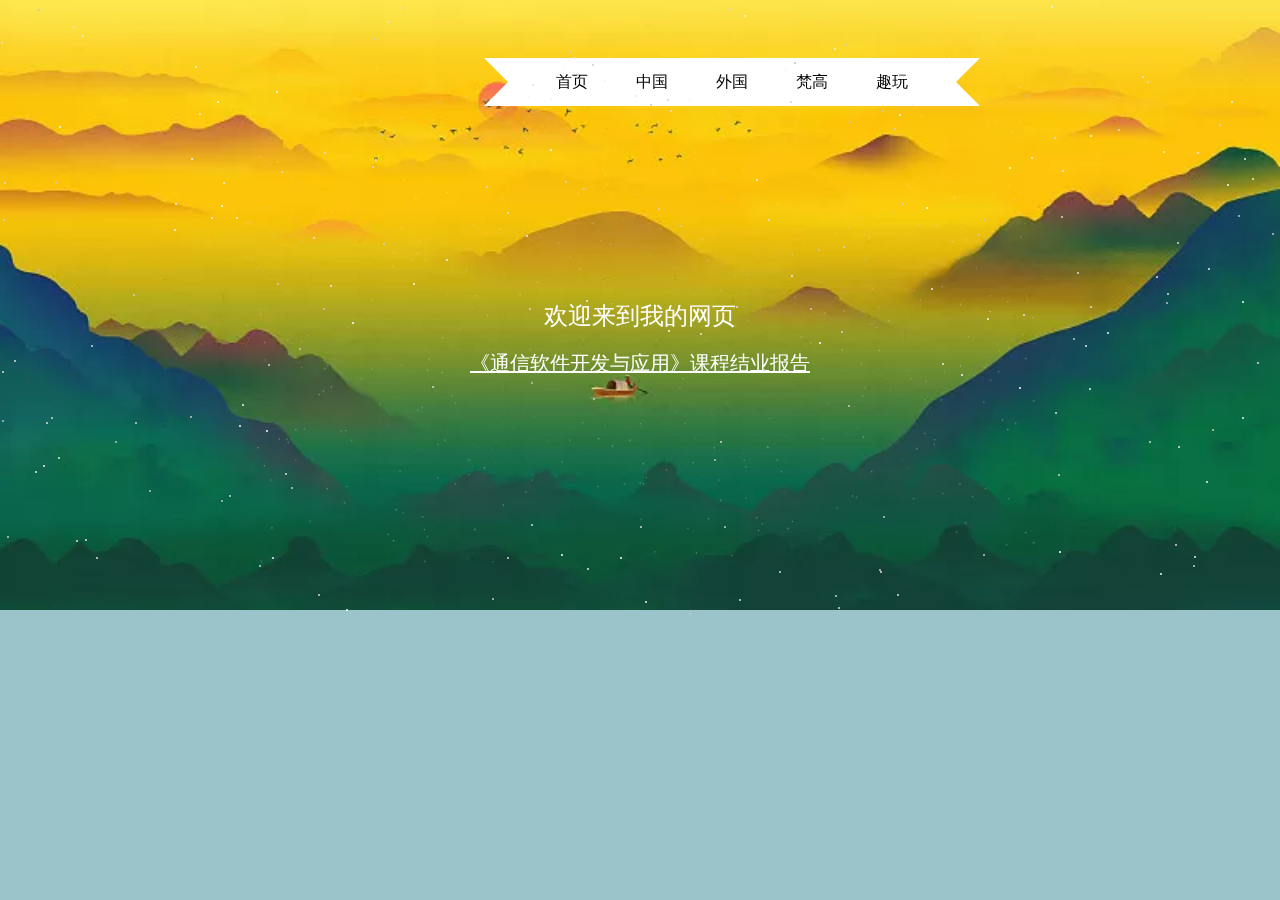
<file: index.html>
<!DOCTYPE html>
<head>
    <title></title>
    <link rel="stylesheet" href="css/index.css">
</head>
<body>
    <div class="home">
        <div class="content">
            <div class="stars"></div>
            <img class="bgc" src="./image/shuimohua4.webp" width="100%" alt="" >
            <h3 class="title">欢迎来到我的网页</h3><br>        
            <div class='ribbon'>                
                <a href='./index.html'><span>首页</span></a>
                <a href='./china.html'><span>中国</span></a>
                <a href='./waiguo.html'><span>外国</span></a>
                <a href='./fangao.html'><span>梵高</span></a>
                <a href='./quwan.html'><span>趣玩</span></a> 
            </div>
            <a class="titles"href="https://blog.csdn.net/XiaoduDadu/article/details/125697537?spm=1001.2014.3001.5501" target="_blank">《通信软件开发与应用》课程结业报告</a>
    </div>                
    </div>

</body>
</html>
</file>
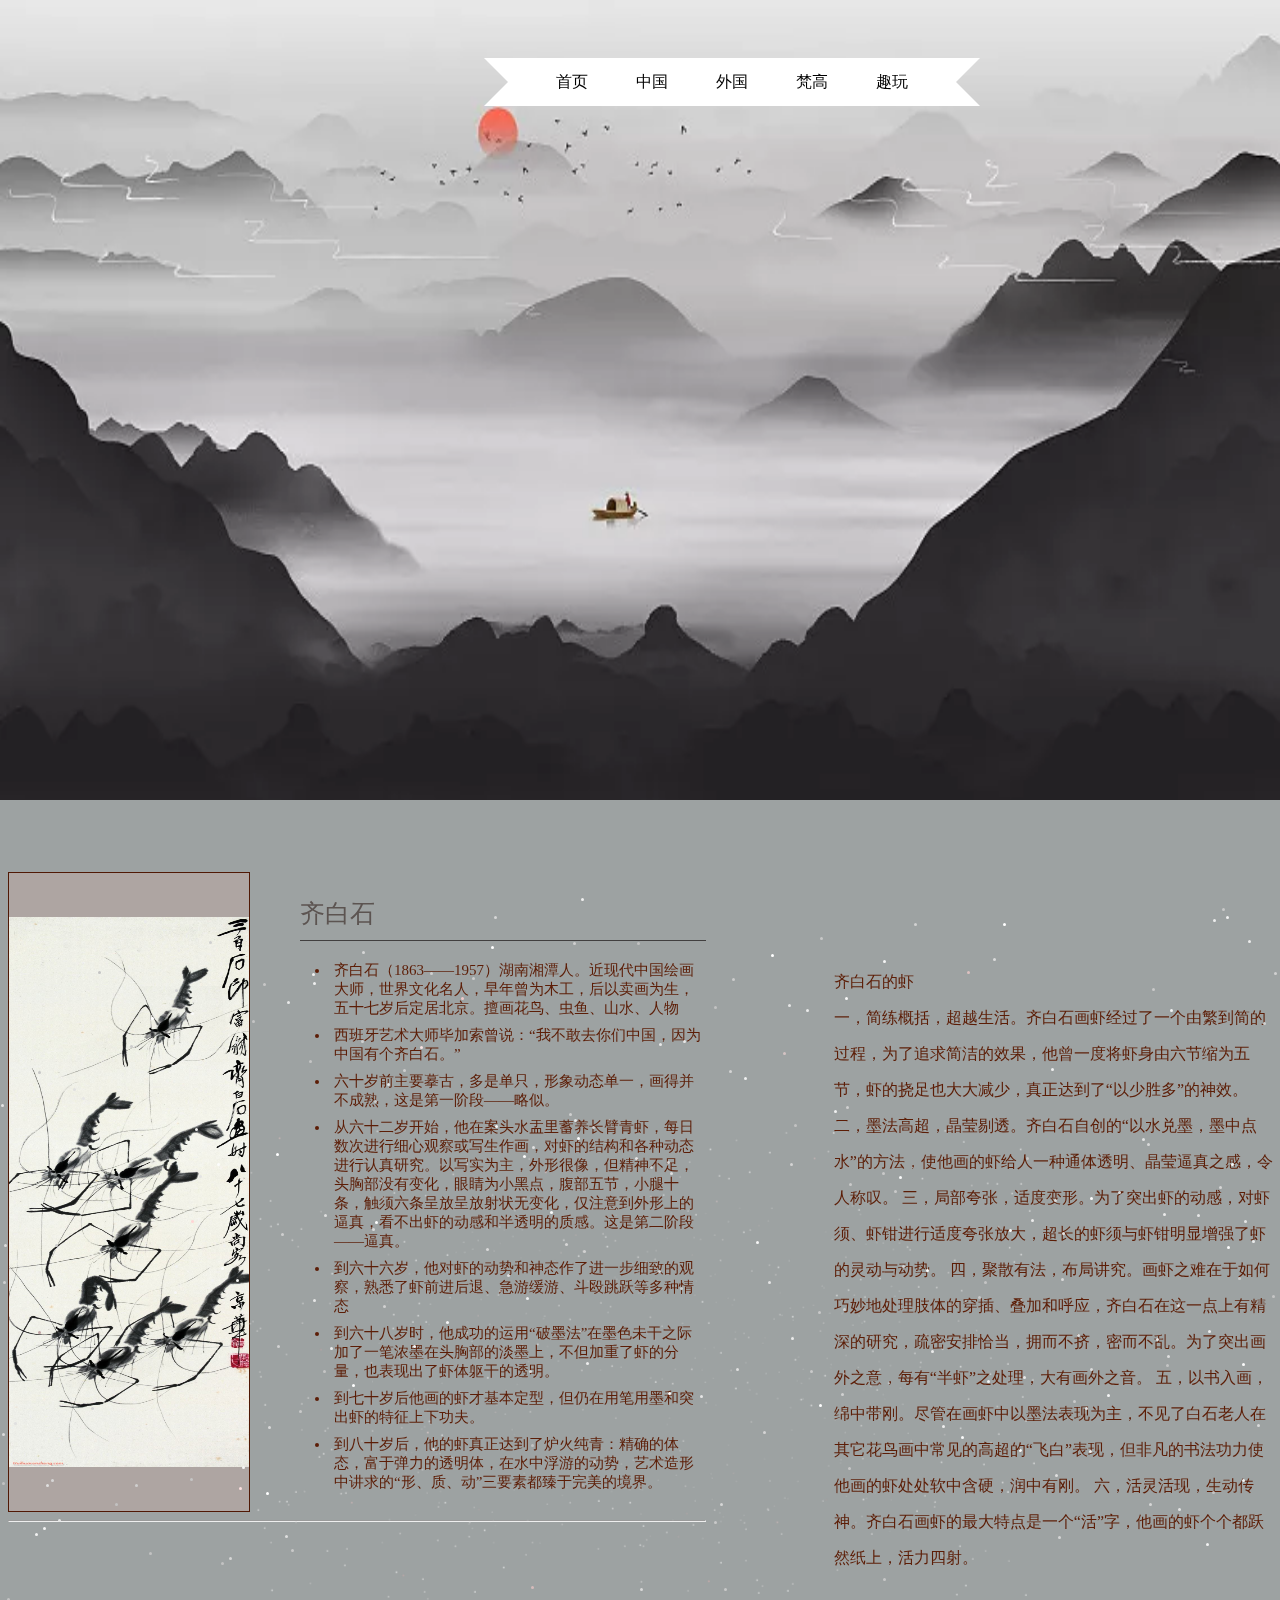
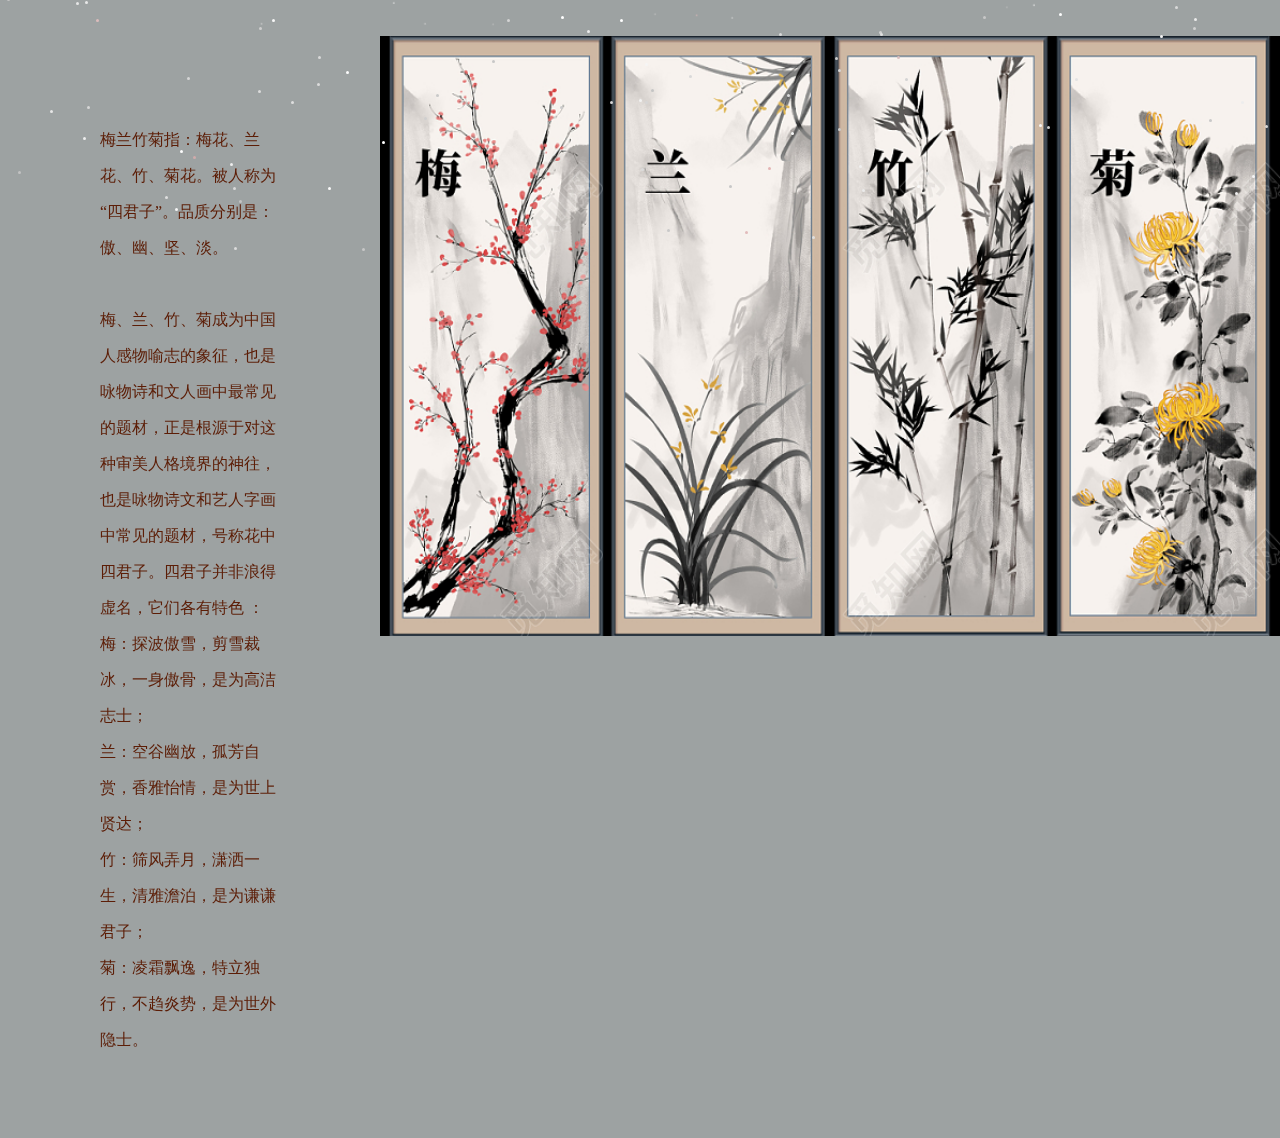
<file: china.html>
<!DOCTYPE html>
<head>
    <link rel="stylesheet" href="css/china.css">
</head>
<body>
    <div class="about">
        <div class="stars"></div>
        <h3 class="about_tit"></h3>
        <img class="about_bgc" src="./image/shuimohua5.webp" alt="">
        <div class='ribbon'>
            <a href='./index.html'><span>首页</span></a>
            <a href='./china.html'><span>中国</span></a>
            <a href='./waiguo.html'><span>外国</span></a>
            <a href='./fangao.html'><span>梵高</span></a>
            <a href='./quwan.html'><span>趣玩</span></a>
               

        </div>
        <div class="me">
            <!-- <img class="me_img" src="./img/7.JPG" alt=""> -->
            <iframe src="./me.html" scrolling="no" frameborder="0" width="800px" height="700px"></iframe>
            <span class="me_tit animate ">齐白石的虾<br>
                一，简练概括，超越生活。齐白石画虾经过了一个由繁到简的过程，为了追求简洁的效果，他曾一度将虾身由六节缩为五节，虾的挠足也大大减少，真正达到了“以少胜多”的神效。
                二，墨法高超，晶莹剔透。齐白石自创的“以水兑墨，墨中点水”的方法，使他画的虾给人一种通体透明、晶莹逼真之感，令人称叹。
                三，局部夸张，适度变形。为了突出虾的动感，对虾须、虾钳进行适度夸张放大，超长的虾须与虾钳明显增强了虾的灵动与动势。
                四，聚散有法，布局讲究。画虾之难在于如何巧妙地处理肢体的穿插、叠加和呼应，齐白石在这一点上有精深的研究，疏密安排恰当，拥而不挤，密而不乱。为了突出画外之意，每有“半虾”之处理，大有画外之音。
                五，以书入画，绵中带刚。尽管在画虾中以墨法表现为主，不见了白石老人在其它花鸟画中常见的高超的“飞白”表现，但非凡的书法功力使他画的虾处处软中含硬，润中有刚。
                六，活灵活现，生动传神。齐白石画虾的最大特点是一个“活”字，他画的虾个个都跃然纸上，活力四射。
            </span>
        </div>
        <div class="videos">
            <span><br>
                梅兰竹菊指：梅花、兰花、竹、菊花。被人称为“四君子”。品质分别是：傲、幽、坚、淡。<br><br>
                梅、兰、竹、菊成为中国人感物喻志的象征，也是咏物诗和文人画中最常见的题材，正是根源于对这种审美人格境界的神往，也是咏物诗文和艺人字画中常见的题材，号称花中四君子。四君子并非浪得虚名，它们各有特色 ：<br>
                梅：探波傲雪，剪雪裁冰，一身傲骨，是为高洁志士；<br>
                兰：空谷幽放，孤芳自赏，香雅怡情，是为世上贤达；<br>
                竹：筛风弄月，潇洒一生，清雅澹泊，是为谦谦君子；<br>
                菊：凌霜飘逸，特立独行，不趋炎势，是为世外隐士。<br>
            </span>
            <!-- <video width="800" controls id="video" preload="auto" height="100%" autoplay="autoplay" loop="loop" type="video/mp4" src="./video/videos.mp4"></video> -->
            <img class="me_img" src="./image/24.jpg" alt="" width="100%" height="100%">
        </div>
    </div>
</body>
</file>
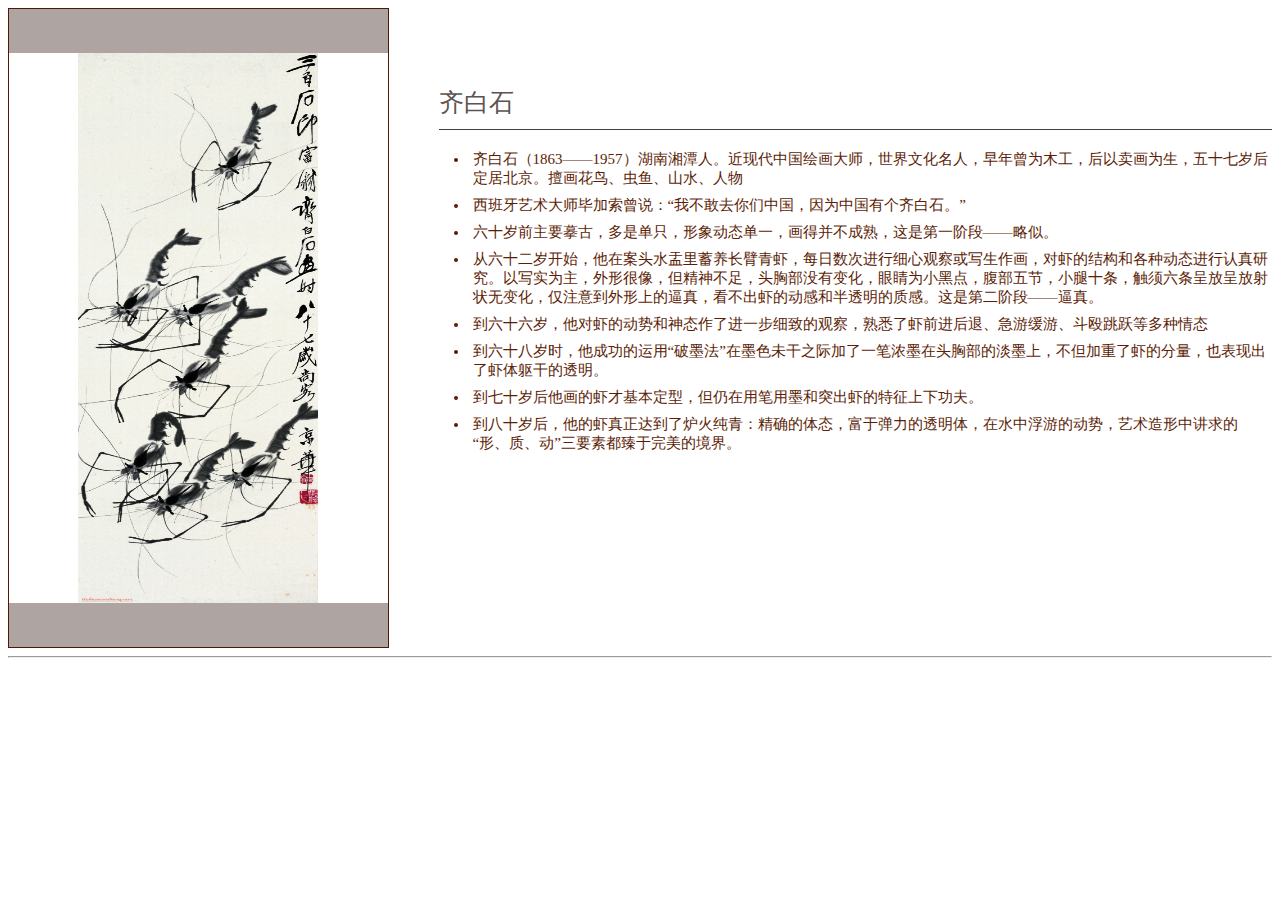
<file: me.html>
<!DOCTYPE html PUBLIC "-//W3C//DTD XHTML 1.0 Transitional//EN" "http://www.w3.org/TR/xhtml1/DTD/xhtml1-transitional.dtd">
<html xmlns="http://www.w3.org/1999/xhtml">
<head>
<meta http-equiv="Content-Type" content="text/html; charset=utf-8" />
<link rel="stylesheet" href="css/me.css">
<title>个人介绍</title>
</head>
	
<body>
    <div class="jianli">
        <div class="left">
            <div class="head"></div>
            <div class="container">
              <image class="ima" src="./image/21.jpg">
              </image>
            </div>
            <div class="bottom"></div>
        </div>
        <div class="right">
          <div class="first">
            <span></span>
            <span>齐白石</span>
          </div>
            <ul class="third">
              <li class="other">齐白石（1863——1957）湖南湘潭人。近现代中国绘画大师，世界文化名人，早年曾为木工，后以卖画为生，五十七岁后定居北京。擅画花鸟、虫鱼、山水、人物</li>
              <li class="other">西班牙艺术大师毕加索曾说：“我不敢去你们中国，因为中国有个齐白石。”</li>
              <li class="other">六十岁前主要摹古，多是单只，形象动态单一，画得并不成熟，这是第一阶段——略似。</li>
              <li class="other">从六十二岁开始，他在案头水盂里蓄养长臂青虾，每日数次进行细心观察或写生作画，对虾的结构和各种动态进行认真研究。以写实为主，外形很像，但精神不足，头胸部没有变化，眼睛为小黑点，腹部五节，小腿十条，触须六条呈放呈放射状无变化，仅注意到外形上的逼真，看不出虾的动感和半透明的质感。这是第二阶段——逼真。</li>
              <li class="other">到六十六岁，他对虾的动势和神态作了进一步细致的观察，熟悉了虾前进后退、急游缓游、斗殴跳跃等多种情态</li>
              <li class="other">到六十八岁时，他成功的运用“破墨法”在墨色未干之际加了一笔浓墨在头胸部的淡墨上，不但加重了虾的分量，也表现出了虾体躯干的透明。</li>
              <li class="other">到七十岁后他画的虾才基本定型，但仍在用笔用墨和突出虾的特征上下功夫。</li>
              <li class="other">到八十岁后，他的虾真正达到了炉火纯青：精确的体态，富于弹力的透明体，在水中浮游的动势，艺术造形中讲求的“形、质、动”三要素都臻于完美的境界。</li>
            </ul>
            <div class="four">
            </div>
            </div>
           
        </div>
    </div>
</body>
</html>
<hr />
</file>
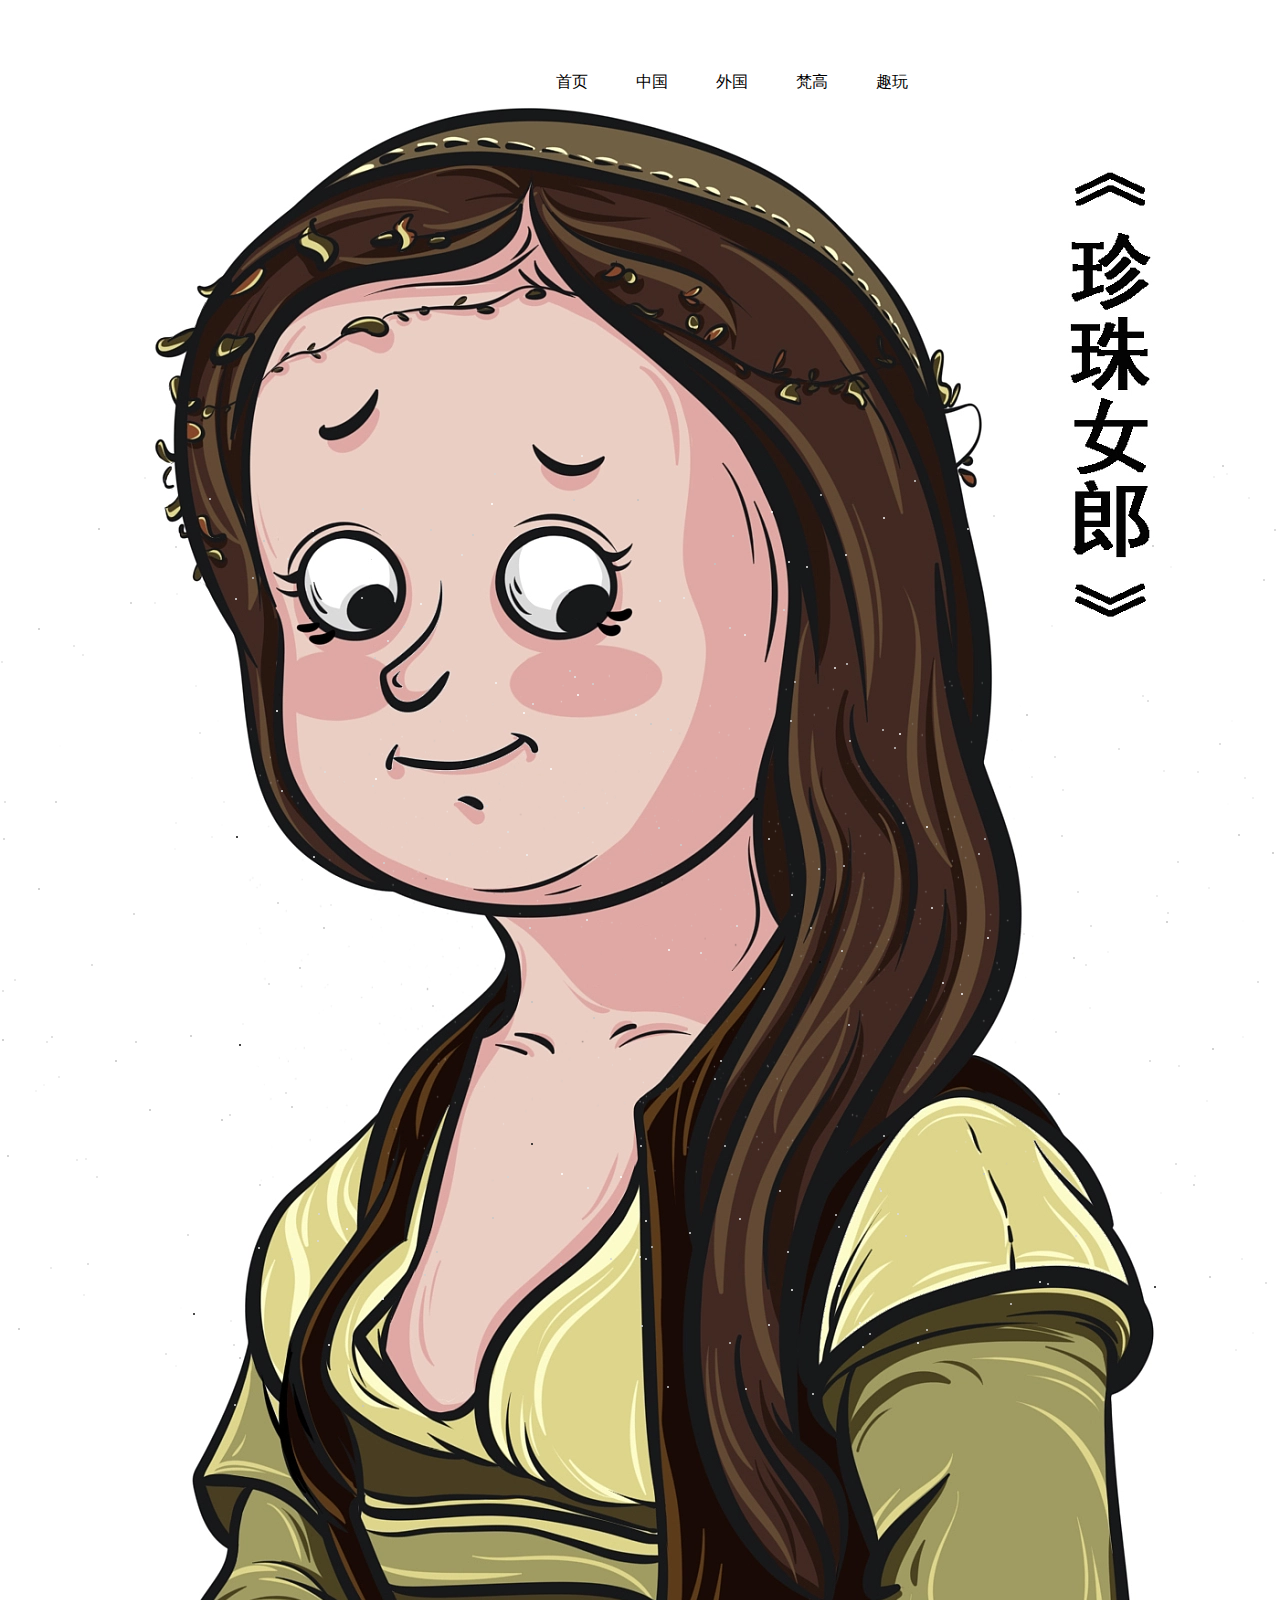
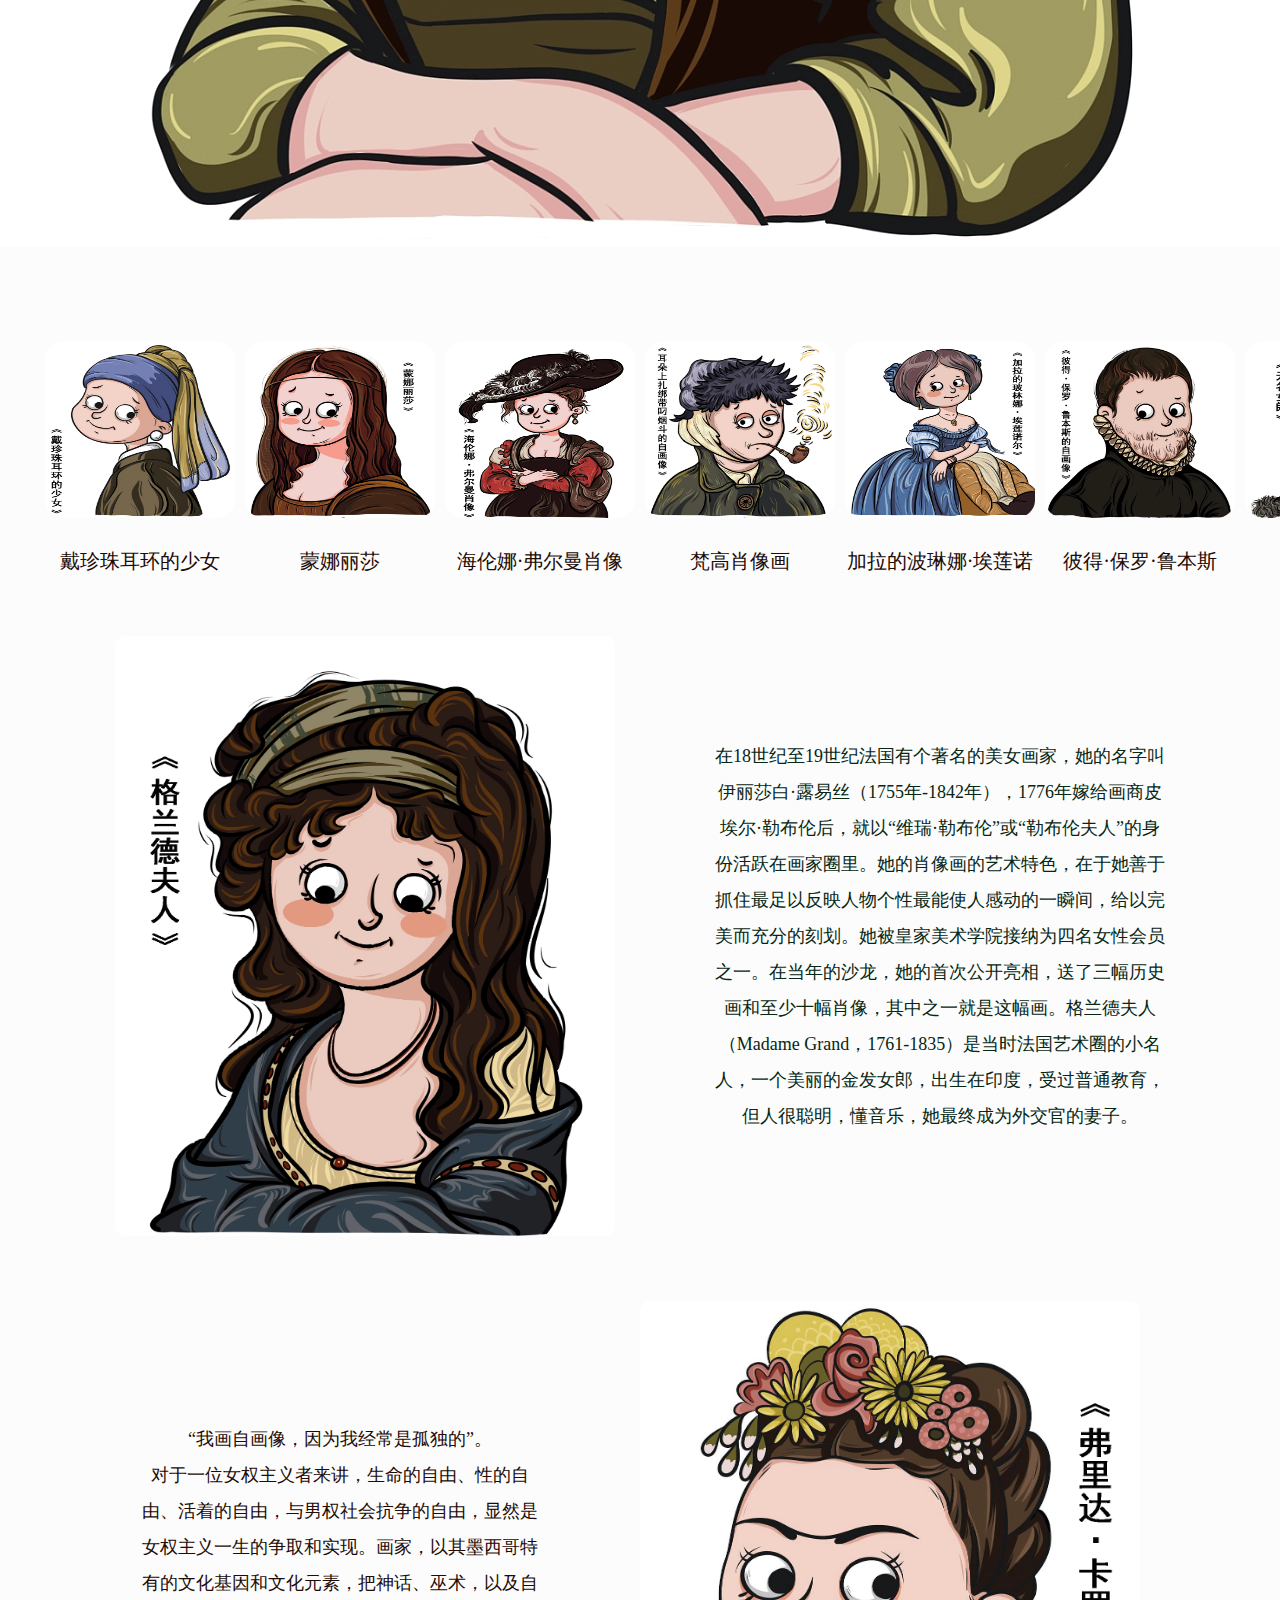
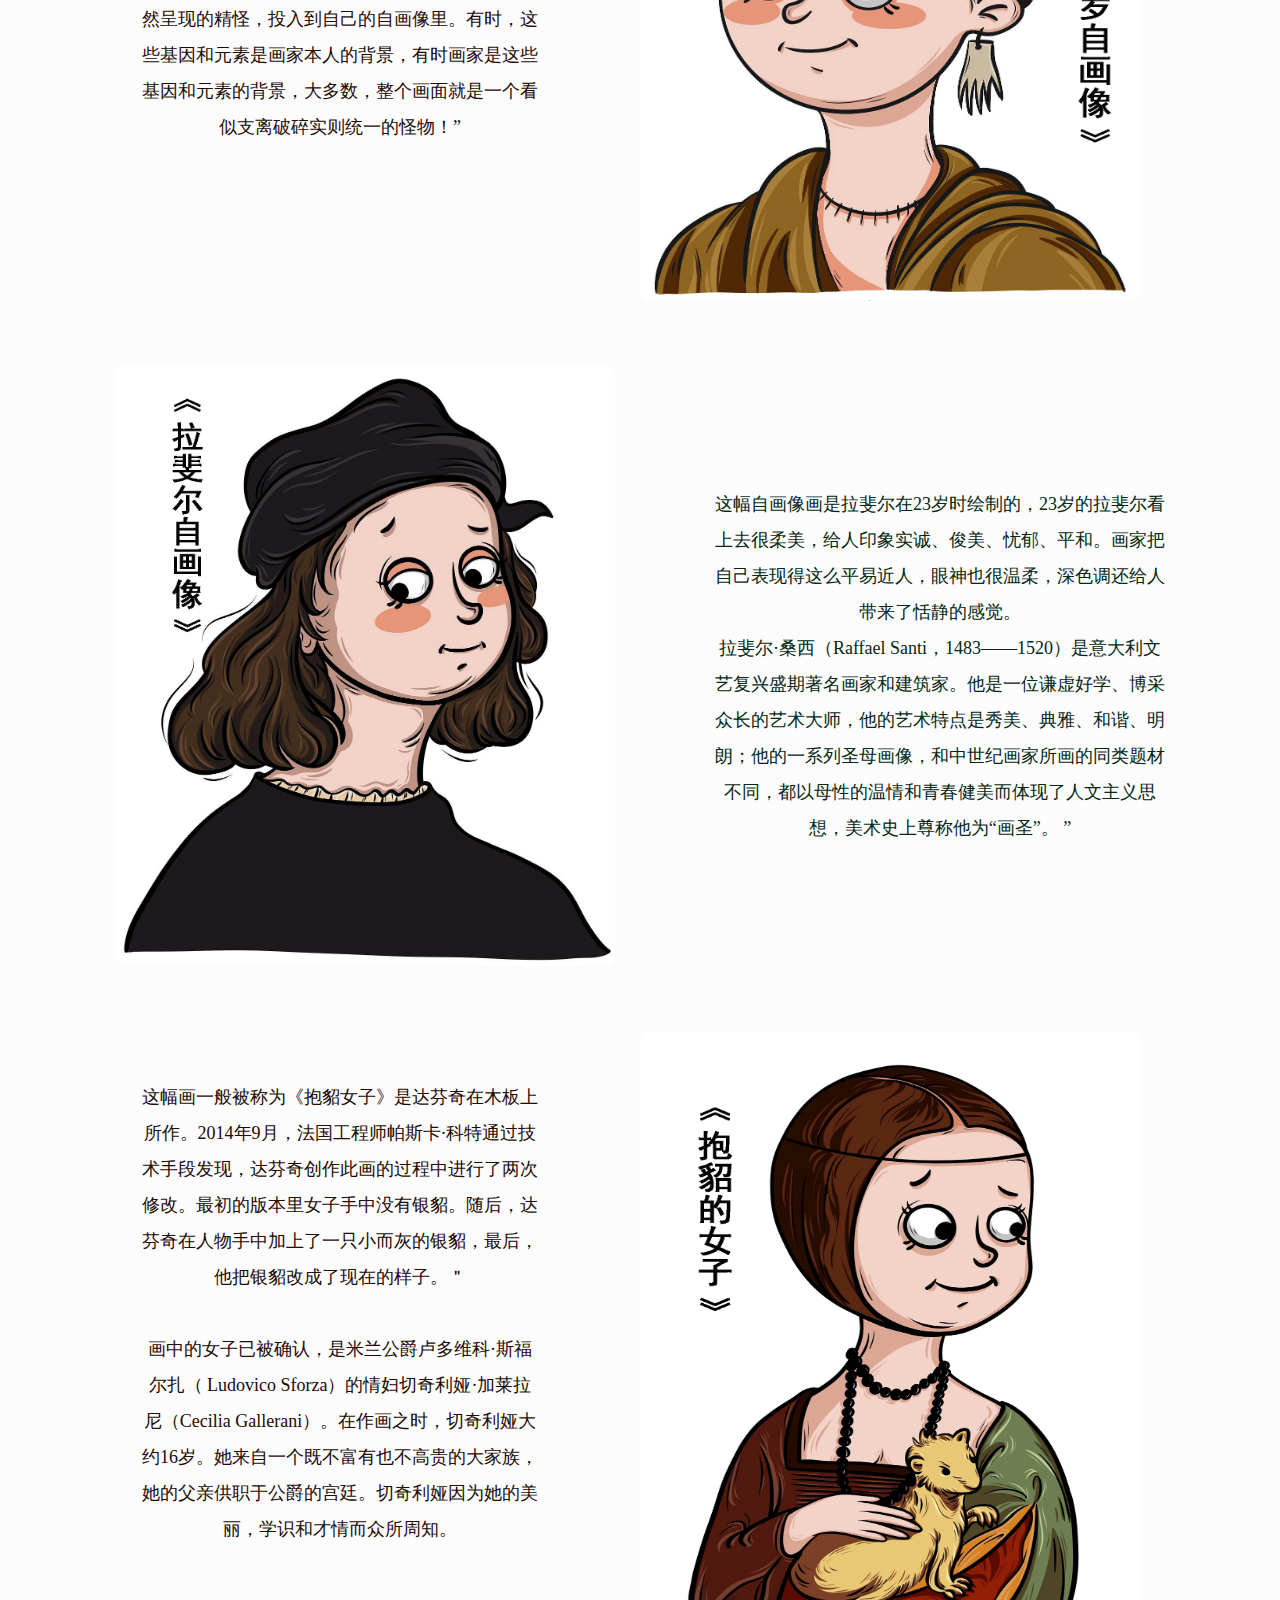
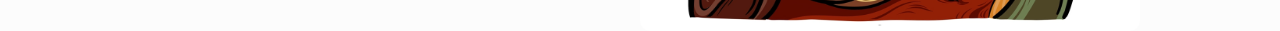
<file: quwan.html>
<!DOCTYPE html>
<head>
    <title></title>
    <link rel="stylesheet" href="css/quwan.css">
</head>
<body>
    <div class="home">
        <div class="content">
            <div class="stars"></div>
            <img class="bgc" src="./image/w12.webp" width="100%" alt="">
            <h3 class="title"></h3>
            <h3 class="titles"></h3>
            <img class="icon" src="./image/picture5.webp" alt="">
            <div class='ribbon'>
                <a href='./index.html'><span>首页</span></a>
                <a href='./china.html'><span>中国</span></a>
                <a href='./waiguo.html'><span>外国</span></a>
                <a href='./fangao.html'><span>梵高</span></a>
                <a href='./quwan.html'><span>趣玩</span></a>
            </div>

        </div>
        <div class="icons">
            <div class="icons_items">
                <img class="icons_items_imgs" src="./image/w10.webp" alt="">
                <span>戴珍珠耳环的少女</span>
            </div>
            <div class="icons_items">
                <img class="icons_items_imgs" src="./image/w5.webp" alt="">
                <span>蒙娜丽莎</span>
            </div>
            <div class="icons_items">
                <img class="icons_items_imgs" src="./image/w1.webp" alt="">
                <span>海伦娜·弗尔曼肖像</span>
            </div>
            <div class="icons_items">
                <img  class="icons_items_imgs" src="./image/w3.webp" alt="">
                <span>梵高肖像画</span>
            </div>
            <div class="icons_items">
                <img  class="icons_items_imgs" src="./image/w8.webp" alt="">
                <span>加拉的波琳娜·埃莲诺尔</span>
            </div>
            <div class="icons_items">
                <img  class="icons_items_imgs" src="./image/w4.webp" alt="">
                <span>彼得·保罗·鲁本斯</span>
            </div>
            <div class="icons_items">
                <img  class="icons_items_imgs" src="./image/w2.webp" alt="">
                <span>无名女郎</span>
            </div>
        </div>
        <div class="introduce">
            <div class="introduce_item">
                <img class="introduce_item_img" src="./image/w6.webp" alt="">
                <span class="introduce_item_title"><br><br>
                    在18世纪至19世纪法国有个著名的美女画家，她的名字叫伊丽莎白·露易丝（1755年-1842年），1776年嫁给画商皮埃尔·勒布伦后，就以“维瑞·勒布伦”或“勒布伦夫人”的身份活跃在画家圈里。她的肖像画的艺术特色，在于她善于抓住最足以反映人物个性最能使人感动的一瞬间，给以完美而充分的刻划。她被皇家美术学院接纳为四名女性会员之一。在当年的沙龙，她的首次公开亮相，送了三幅历史画和至少十幅肖像，其中之一就是这幅画。格兰德夫人（Madame Grand，1761-1835）是当时法国艺术圈的小名人，一个美丽的金发女郎，出生在印度，受过普通教育，但人很聪明，懂音乐，她最终成为外交官的妻子。<br><br>
                    <br>
            
                </span>

            </div>
            <div class="introduce_item">

                <span class="introduce_item_titles">“我画自画像，因为我经常是孤独的”。
                    <br>对于一位女权主义者来讲，生命的自由、性的自由、活着的自由，与男权社会抗争的自由，显然是女权主义一生的争取和实现。画家，以其墨西哥特有的文化基因和文化元素，把神话、巫术，以及自然呈现的精怪，投入到自己的自画像里。有时，这些基因和元素是画家本人的背景，有时画家是这些基因和元素的背景，大多数，整个画面就是一个看似支离破碎实则统一的怪物！”
                    <br><br>
                </span>
                <img class="introduce_item_img" src="./image/w7.webp" alt="">
            </div>
            <div class="introduce_item">
                <img class="introduce_item_img" src="./image/w9.webp" alt="">
                <span class="introduce_item_title">这幅自画像画是拉斐尔在23岁时绘制的，23岁的拉斐尔看上去很柔美，给人印象实诚、俊美、忧郁、平和。画家把自己表现得这么平易近人，眼神也很温柔，深色调还给人带来了恬静的感觉。
                    <br>拉斐尔·桑西（Raffael Santi，1483——1520）是意大利文艺复兴盛期著名画家和建筑家。他是一位谦虚好学、博采众长的艺术大师，他的艺术特点是秀美、典雅、和谐、明朗；他的一系列圣母画像，和中世纪画家所画的同类题材不同，都以母性的温情和青春健美而体现了人文主义思想，美术史上尊称他为“画圣”。
                    ”</span>
            </div>
            <div class="introduce_item">
                <span class="introduce_item_titles">这幅画一般被称为《抱貂女子》是达芬奇在木板上所作。2014年9月，法国工程师帕斯卡·科特通过技术手段发现，达芬奇创作此画的过程中进行了两次修改。最初的版本里女子手中没有银貂。随后，达芬奇在人物手中加上了一只小而灰的银貂，最后，他把银貂改成了现在的样子。＂<br><br>
                    画中的女子已被确认，是米兰公爵卢多维科·斯福尔扎（ Ludovico Sforza）的情妇切奇利娅·加莱拉尼（Cecilia Gallerani）。在作画之时，切奇利娅大约16岁。她来自一个既不富有也不高贵的大家族，她的父亲供职于公爵的宫廷。切奇利娅因为她的美丽，学识和才情而众所周知。<br><br>
                </span>
                <img class="introduce_item_img" src="./image/w11.webp" alt="">
            </div>
        </div>

    </div>

</body>


</html>
</file>
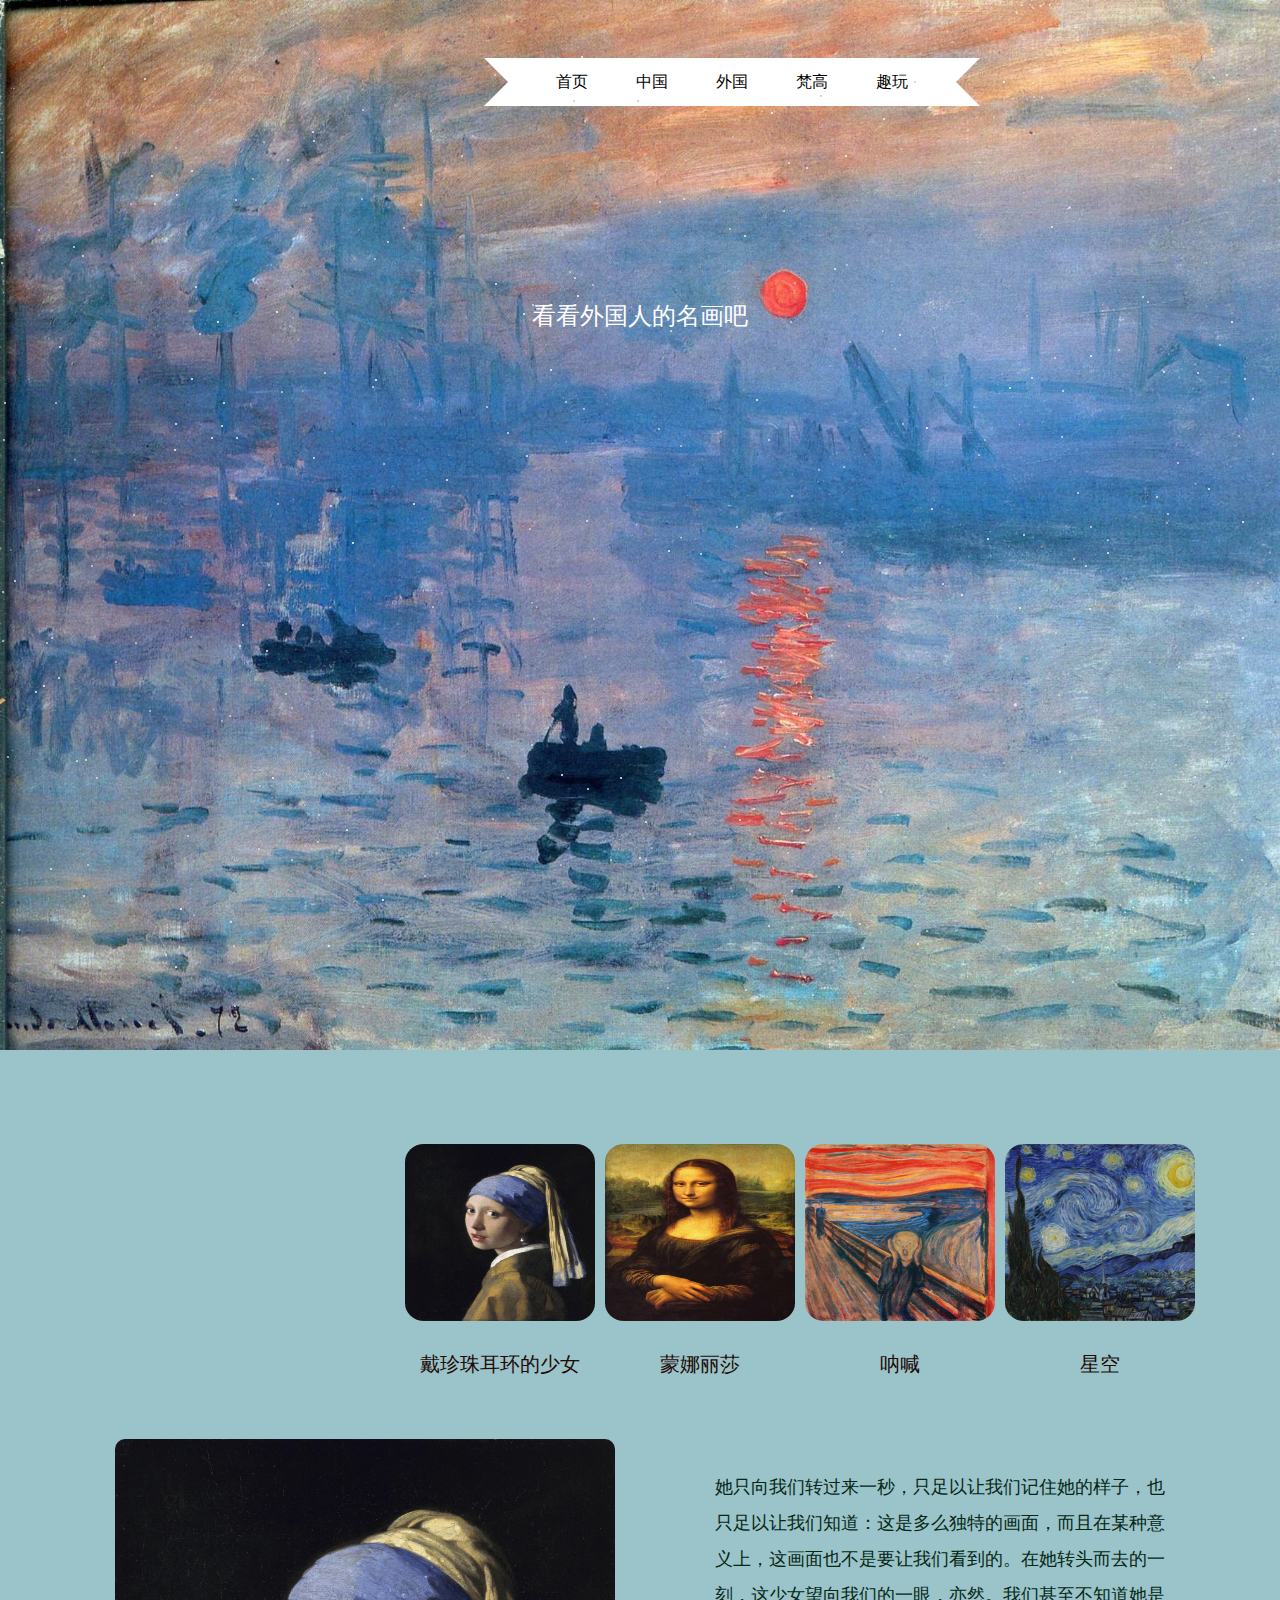
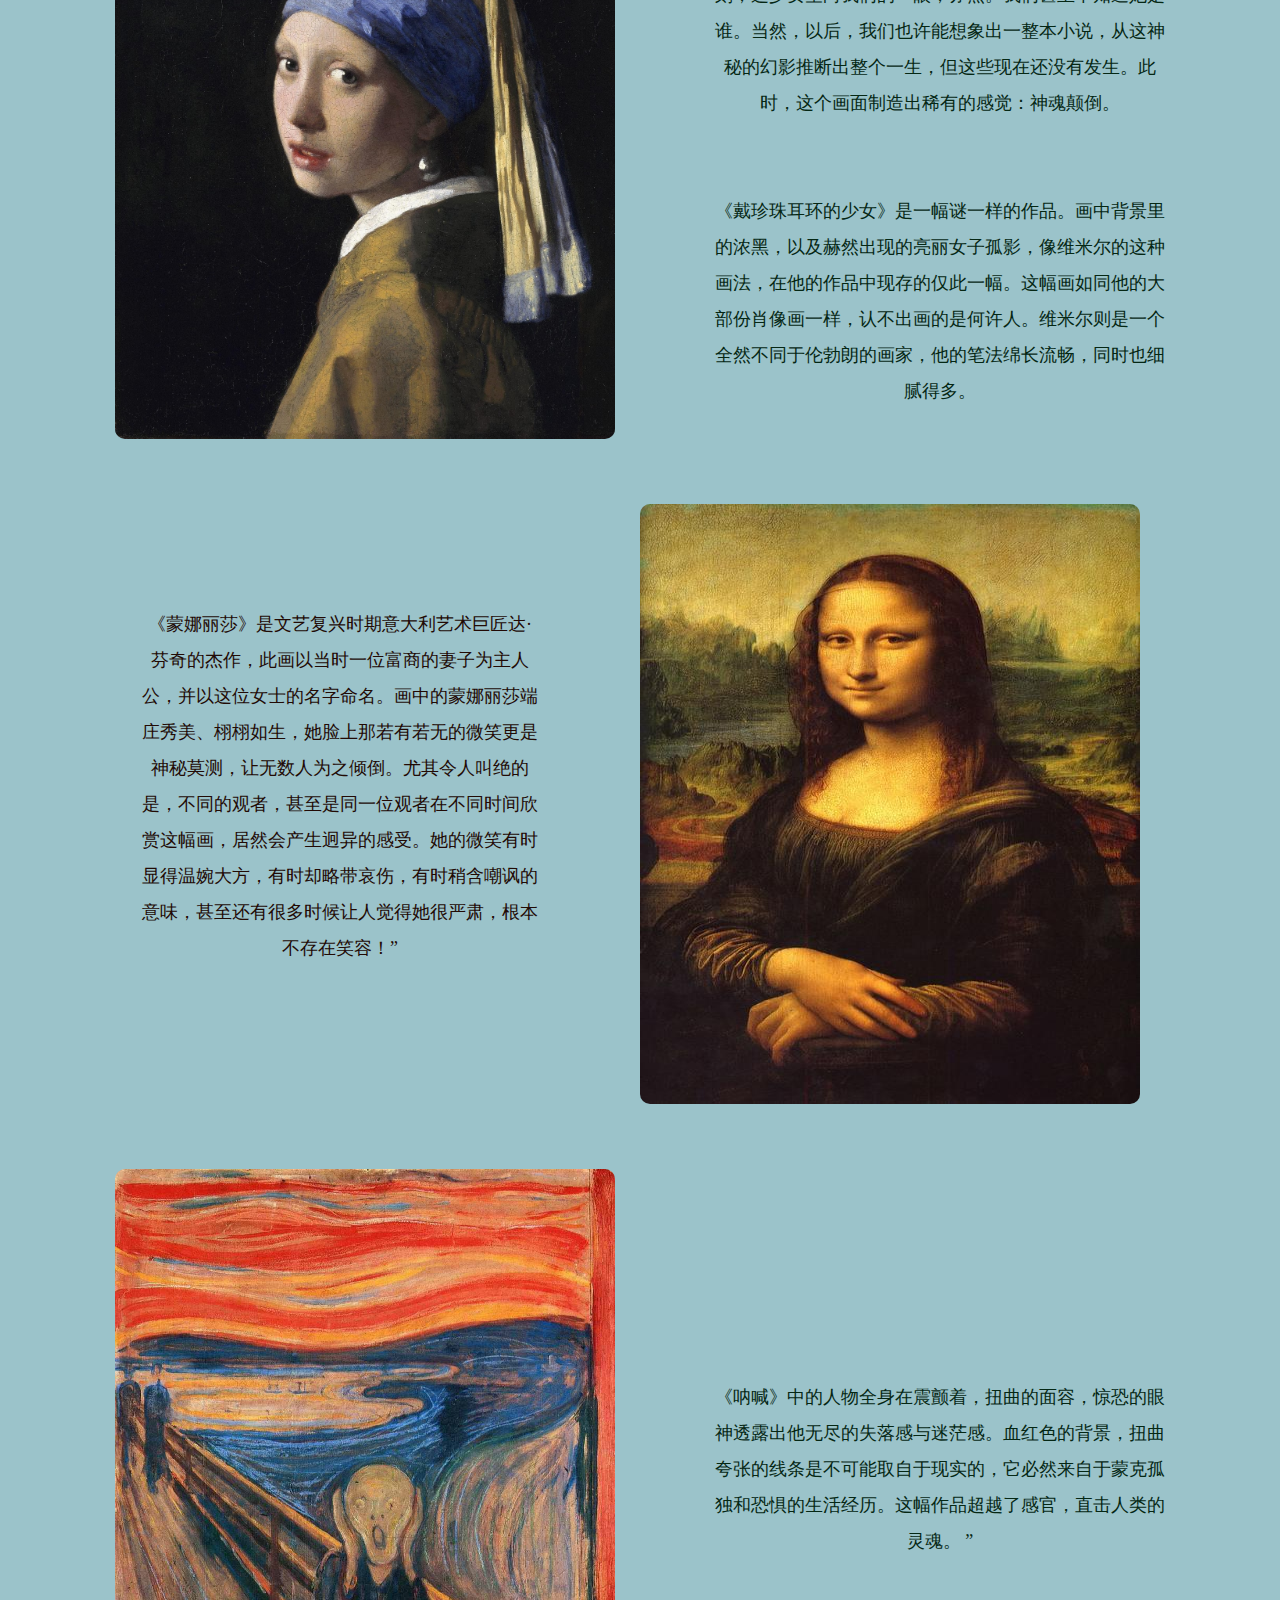
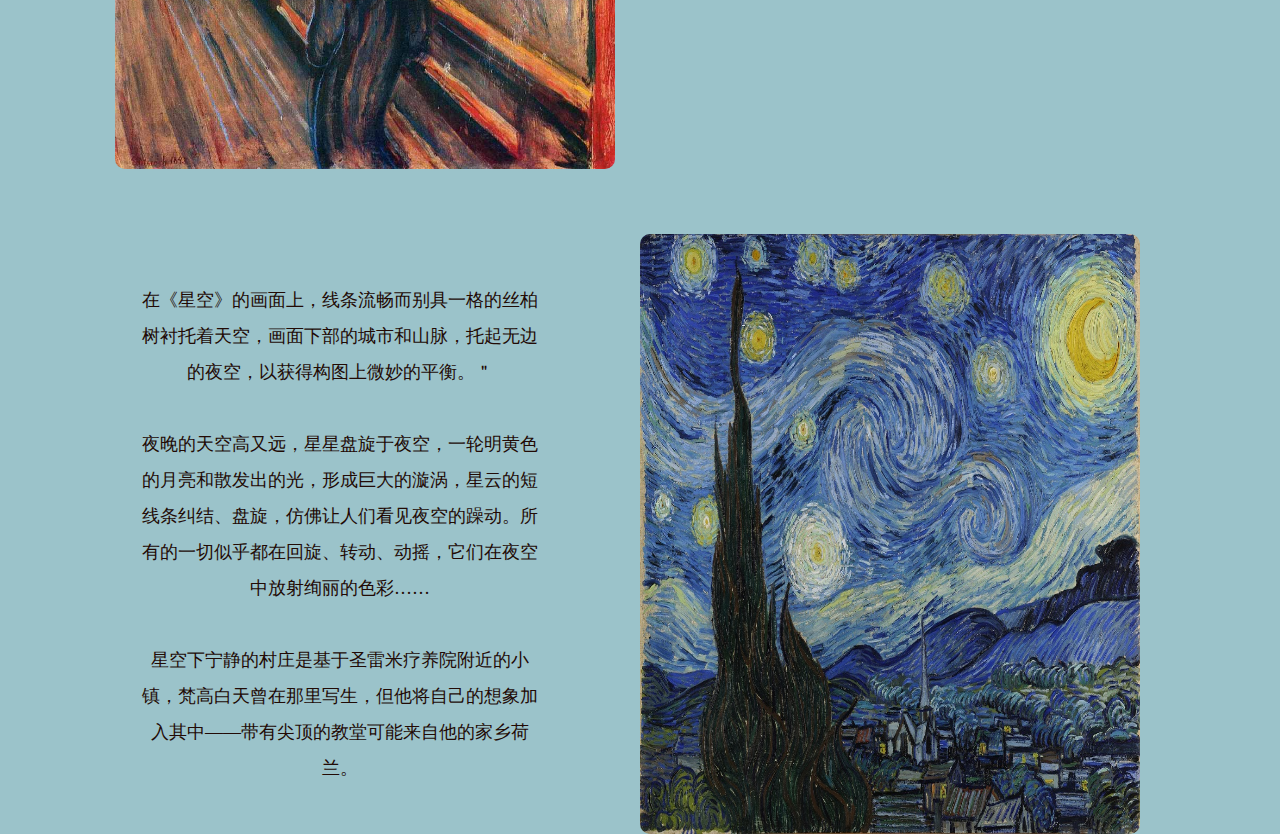
<file: waiguo.html>
<!DOCTYPE html>
<head>
    <title></title>
    <link rel="stylesheet" href="css/index.css">
</head>
<body>
    <div class="home">
        <div class="content">
            <div class="stars"></div>
            <img class="bgc" src="./image/11.jpg" width="100%" alt="">
            <h3 class="title">看看外国人的名画吧</h3>
            <h3 class="titles"></h3>
            <!-- <img class="icon" src="./image/picture5.webp" alt=""> -->
            <div class='ribbon'>                
                <a href='./index.html'><span>首页</span></a>
                <a href='./china.html'><span>中国</span></a>
                <a href='./waiguo.html'><span>外国</span></a>
                <a href='./fangao.html'><span>梵高</span></a>
                <a href='./quwan.html'><span>趣玩</span></a>

            </div>

        </div>
        <div class="icons">
            <div class="icons_items">
                <img class="icons_items_imgs" src="./image/picture1.jpg" alt="">
                <span>戴珍珠耳环的少女</span>
            </div>
            <div class="icons_items">
                <img class="icons_items_imgs" src="./image/picture2.jpg" alt="">
                <span>蒙娜丽莎</span>
            </div>
            <div class="icons_items">
                <img class="icons_items_imgs" src="./image/picture3.jpg" alt="">
                <span>呐喊</span>
            </div>
            <div class="icons_items">
                <img  class="icons_items_imgs" src="./image/1.jpg" alt="">
                <span>星空</span>
            </div>
        </div>
        <div class="introduce">
            <div class="introduce_item">
                <img class="introduce_item_img" src="./image/picture1.jpg" alt="">
                <span class="introduce_item_title">
                    她只向我们转过来一秒，只足以让我们记住她的样子，也只足以让我们知道：这是多么独特的画面，而且在某种意义上，这画面也不是要让我们看到的。在她转头而去的一刻，这少女望向我们的一眼，亦然。我们甚至不知道她是谁。当然，以后，我们也许能想象出一整本小说，从这神秘的幻影推断出整个一生，但这些现在还没有发生。此时，这个画面制造出稀有的感觉：神魂颠倒。<br><br>
                    <br>
                    《戴珍珠耳环的少女》是一幅谜一样的作品。画中背景里的浓黑，以及赫然出现的亮丽女子孤影，像维米尔的这种画法，在他的作品中现存的仅此一幅。这幅画如同他的大部份肖像画一样，认不出画的是何许人。维米尔则是一个全然不同于伦勃朗的画家，他的笔法绵长流畅，同时也细腻得多。
                </span>

            </div>
            <div class="introduce_item">

                <span class="introduce_item_titles">《蒙娜丽莎》是文艺复兴时期意大利艺术巨匠达·芬奇的杰作，此画以当时一位富商的妻子为主人公，并以这位女士的名字命名。画中的蒙娜丽莎端庄秀美、栩栩如生，她脸上那若有若无的微笑更是神秘莫测，让无数人为之倾倒。尤其令人叫绝的是，不同的观者，甚至是同一位观者在不同时间欣赏这幅画，居然会产生迥异的感受。她的微笑有时显得温婉大方，有时却略带哀伤，有时稍含嘲讽的意味，甚至还有很多时候让人觉得她很严肃，根本不存在笑容！”
                    <br><br>
                </span>
                <img class="introduce_item_img" src="./image/picture2.jpg" alt="">
            </div>
            <div class="introduce_item">
                <img class="introduce_item_img" src="./image/picture3.jpg" alt="">
                <span class="introduce_item_title">《呐喊》中的人物全身在震颤着，扭曲的面容，惊恐的眼神透露出他无尽的失落感与迷茫感。血红色的背景，扭曲夸张的线条是不可能取自于现实的，它必然来自于蒙克孤独和恐惧的生活经历。这幅作品超越了感官，直击人类的灵魂。

                    ”</span>
            </div>
            <div class="introduce_item">
                <span class="introduce_item_titles">在《星空》的画面上，线条流畅而别具一格的丝柏树衬托着天空，画面下部的城市和山脉，托起无边的夜空，以获得构图上微妙的平衡。＂<br><br>
                    夜晚的天空高又远，星星盘旋于夜空，一轮明黄色的月亮和散发出的光，形成巨大的漩涡，星云的短线条纠结、盘旋，仿佛让人们看见夜空的躁动。所有的一切似乎都在回旋、转动、动摇，它们在夜空中放射绚丽的色彩……<br><br>
                    星空下宁静的村庄是基于圣雷米疗养院附近的小镇，梵高白天曾在那里写生，但他将自己的想象加入其中——带有尖顶的教堂可能来自他的家乡荷兰。
                </span>
                <img class="introduce_item_img" src="./image/picture4.jpg" alt="">
            </div>
        </div>

    </div>

</body>

</html>
</file>
<file: css/index.css>
* {
    margin: 0;
    padding: 0
}
body{ color: #220a05; background: #7aafb8c0; font-weight: normal; }
.home {
    height: 100%;
    overflow: hidden;
}

.content {
    perspective: 340px;
    width: 100%;
    position: relative;
}

h1 {
    color: white;
    text-align: center;
}

span {
    display: block;
    text-align: center;
}

.stars {
    position: absolute;
    top: 50%;
    left: 50%;
    width: 2px;
    height: 2px;
    z-index: 999;
    border-radius: 50%;
    box-shadow: -447px 387px #c4c4c4, -401px 118px #fafafa, -109px 217px #d9d9d9, -680px -436px #e3e3e3, 514px 360px #cccccc, -708px 298px #e8e8e8, -696px -270px #ededed, 116px -128px #f7f7f7, 179px 35px white, -404px -90px whitesmoke, -331px -309px #c4c4c4, -363px -24px #d1d1d1, 277px 416px #fafafa, -145px -244px whitesmoke, 123px 62px #d4d4d4, -407px 418px #d9d9d9, 535px 237px #d9d9d9, -466px -78px #f7f7f7, 257px 287px #dedede, 327px -398px #e0e0e0, -602px -38px #c2c2c2, 128px 398px #e6e6e6, 274px -446px #d1d1d1, -602px -298px #c7c7c7, 526px -5px #c4c4c4, -90px -158px #fcfcfc, 5px 294px whitesmoke, -633px 229px #c4c4c4, -475px 427px #dedede, 586px -453px #f2f2f2, 180px -432px #c7c7c7, -637px -88px #cfcfcf, -453px 308px #d6d6d6, -111px 1px #d9d9d9, 573px -450px #ededed, 198px 300px #d6d6d6, -355px 166px #dedede, -715px 13px #e3e3e3, 262px -104px #d1d1d1, 147px 325px #dbdbdb, 1px 399px #dbdbdb, 286px -100px white, 43px -329px #e8e8e8, 617px 55px #d9d9d9, -168px -392px #cccccc, 84px 219px #c9c9c9, 507px -226px #d9d9d9, -327px -70px #e6e6e6, 386px -212px #c4c4c4, -717px 4px #cfcfcf, 502px -231px #e3e3e3, 302px 56px #ededed, 649px 341px #c7c7c7, 569px 350px #c9c9c9, 516px -31px #e6e6e6, 689px 447px #c2c2c2, 591px -206px #fafafa, 422px -137px #e6e6e6, -510px -324px #cccccc, -649px 287px #c2c2c2, -194px -48px #f7f7f7, -279px -329px #d1d1d1, -406px 478px #dbdbdb, -735px -87px #c9c9c9, 30px -197px #dedede, -564px 233px #e6e6e6, -486px -324px #ededed, -54px -7px #ededed, -441px -194px #e3e3e3, -133px -95px #e0e0e0, -722px -73px #d6d6d6, 595px 423px #ededed, 568px -39px #ededed, 370px 377px #d1d1d1, -419px -102px #fcfcfc, -450px 109px #c4c4c4, -57px -119px #d1d1d1, -582px 150px #e6e6e6, 206px -263px #cfcfcf, 582px -461px #c9c9c9, -268px -141px #d9d9d9, -148px 291px #c7c7c7, 254px -179px #c9c9c9, 725px 424px #f0f0f0, 391px -150px #ebebeb, 89px -299px #d4d4d4, 170px 1px #c9c9c9, 243px 209px #c7c7c7, 27px 460px #c9c9c9, -465px -380px #d4d4d4, 530px -360px whitesmoke, -626px 53px #e0e0e0, 706px 218px #d9d9d9, 40px -82px #cccccc, -5px -212px #e6e6e6, -742px 33px #ebebeb, -714px 478px #e0e0e0, -585px -125px #cccccc, -216px 348px #cfcfcf, 601px 332px #ededed, 344px -88px #c4c4c4, 659px -22px #d1d1d1, -411px 188px #d6d6d6, -423px -206px #fcfcfc, -359px -136px #cfcfcf, 612px 406px whitesmoke, 725px 96px whitesmoke, 363px -446px white, -204px 325px #c9c9c9, 740px 176px #fafafa, -489px -352px white, -638px 64px #dbdbdb, 537px -65px #dbdbdb, 151px -32px #ebebeb, 681px 212px #fcfcfc, 604px -149px #e6e6e6, -542px -398px #c4c4c4, -707px 66px whitesmoke, -381px 258px #cfcfcf, -30px 332px #d6d6d6, 512px -381px #c9c9c9, 195px 288px #cccccc, -278px 479px #c7c7c7, 27px -208px #d6d6d6, -288px 15px white, -680px 248px #dedede, 433px 31px #c9c9c9, 150px -206px #d4d4d4, -79px 247px white, -594px 115px #e0e0e0, 99px 292px #e0e0e0, 673px -269px #dedede, -257px -64px #d1d1d1, 449px 81px #f2f2f2, 18px -99px #d1d1d1, -694px 415px #f7f7f7, 240px 264px #e0e0e0, 450px -172px white, 383px 7px #e8e8e8, 338px -73px #c9c9c9, 291px -19px #ebebeb, 659px 137px #d1d1d1, 602px -6px #fcfcfc, 554px 249px #ebebeb, 625px 356px #d9d9d9, 579px -183px #d6d6d6, -20px 250px white, -401px 431px #c4c4c4, -645px -232px #cccccc, -265px -148px white, 553px 258px #d1d1d1, 166px -360px #ebebeb, 719px 51px #ededed, 612px -129px #ebebeb, -465px -104px #f2f2f2, -154px -121px #d9d9d9, -1px 330px #f2f2f2, -666px 248px #f7f7f7, -720px 264px #ededed, 148px -365px #e6e6e6, -388px -349px #c4c4c4, 128px -88px #e3e3e3, -683px -274px #fafafa, -341px 41px #c9c9c9, -59px -471px #f0f0f0, -3px -427px #c2c2c2, 418px 167px #d6d6d6, 343px 247px #c7c7c7, 623px -347px #d1d1d1, 716px -217px white, 243px -409px whitesmoke, -75px -126px #d6d6d6, -730px -91px #c9c9c9, -210px -397px #cfcfcf, -349px 180px #c9c9c9, -567px -281px #e0e0e0, -460px 381px #fcfcfc, -310px -22px #ededed, 450px -1px #dbdbdb, -405px -328px #e3e3e3, 5px 332px #d6d6d6, -294px 302px #fcfcfc, -398px 97px whitesmoke, -696px 325px #cfcfcf, -589px 110px #d6d6d6, 353px -411px #dbdbdb, -697px -318px #ebebeb, -114px -72px #f0f0f0, 259px -193px #fcfcfc, 60px 26px #e6e6e6, -63px -232px white, 205px -372px #f7f7f7, -464px -333px #f2f2f2, -374px 123px white, -377px -386px #c7c7c7, -80px 337px #cccccc, 478px -178px #dbdbdb, 222px 420px #ebebeb, -707px 99px #c4c4c4, 716px -132px #fafafa, -253px -286px #e3e3e3, 646px 178px #f0f0f0, 201px 24px #d1d1d1, 178px -58px #c7c7c7, -557px 368px #ededed, 0px 219px #d9d9d9, -266px -269px #cccccc, 242px -197px #c9c9c9, -419px 193px #c2c2c2, -47px 91px #c7c7c7, -109px 75px #c2c2c2, -146px -453px #d6d6d6, 671px -350px #f2f2f2, 421px -91px #d9d9d9, 738px 19px #ededed, -316px -155px #dedede, 419px 244px #fcfcfc, -278px -418px #d6d6d6, -581px -181px #fcfcfc, 139px 264px #d9d9d9, 691px -11px #ebebeb, -622px 402px #c2c2c2, 219px 396px #f0f0f0, -149px -423px white, -716px -78px #d9d9d9, -590px 341px #e6e6e6, -208px 79px #d6d6d6, -227px -24px #f7f7f7, 239px 262px #d1d1d1, 740px 443px #f7f7f7, 509px 134px #d6d6d6, -555px 232px #e8e8e8, -67px -427px #cfcfcf, -368px 250px #f7f7f7, 715px -415px #fafafa, 411px -301px #f0f0f0, -322px 287px #d9d9d9, -429px -90px #f2f2f2, -327px -387px #f0f0f0, -491px 183px #c2c2c2, -133px 250px #d4d4d4, 538px 139px #e3e3e3, -417px -125px #f0f0f0, 653px -351px #e6e6e6, -549px 38px #d4d4d4, 602px 110px whitesmoke, 415px 105px #e0e0e0, -733px -371px #cfcfcf, 286px 403px #d4d4d4, 11px 320px #c4c4c4, -597px 158px whitesmoke, 716px -350px whitesmoke, 321px 67px #fafafa, -237px -300px #cfcfcf, 74px 152px #c9c9c9, 587px -123px #fcfcfc, 699px -332px whitesmoke, 399px 355px #f7f7f7, -323px 314px #dbdbdb, 89px 416px #c7c7c7, 445px 38px #e3e3e3, 572px 122px #c4c4c4, -258px 372px white, 49px 306px #d9d9d9, 437px -35px #dedede, 566px 174px #f2f2f2, 732px -299px whitesmoke, -410px 394px #ededed, 131px -415px white, 19px -326px #e8e8e8, -700px -188px #d1d1d1, 96px -1px #e0e0e0, -328px -396px #f0f0f0, -117px -214px #fcfcfc, -53px 261px #ebebeb, 80px 134px #d6d6d6, -364px -216px white, -636px -125px #dbdbdb, -639px -265px #e3e3e3, 208px 98px #c7c7c7, 172px 467px #e0e0e0, 435px 309px #e3e3e3, 194px -259px #f0f0f0, 209px -186px #c9c9c9, -312px 418px #fafafa, 229px 407px #c9c9c9, -449px -357px #fafafa, 674px 121px #e8e8e8, 608px -429px #ebebeb, -431px -428px #cfcfcf, 105px 462px #e3e3e3, -179px -372px #e3e3e3, 143px -317px #d6d6d6, -449px -149px #fafafa, -544px 250px #dedede, -220px -323px whitesmoke, 658px 8px whitesmoke, -656px -244px #e8e8e8, 347px 11px whitesmoke, 694px -230px #f7f7f7, -317px 1px #c4c4c4, 28px 23px #fcfcfc, -382px 321px #dbdbdb, 632px -74px #c4c4c4, 154px -245px #c2c2c2, -553px 337px #d6d6d6, -48px -243px #d1d1d1, 92px -391px #cccccc, -71px -256px #cfcfcf, -372px 57px #d9d9d9, 369px -140px #fcfcfc, 675px 81px #c2c2c2, -663px 254px #cccccc, 703px -203px #ededed, 74px -363px #c2c2c2, 643px -458px #d1d1d1, 198px 359px #cccccc, 265px 309px #d4d4d4, -353px -368px #e8e8e8, -465px 439px whitesmoke, 693px 360px #c9c9c9, 634px -397px #d1d1d1, 467px 25px whitesmoke, -558px -272px #e6e6e6, 671px 69px #dbdbdb, 407px 357px #cfcfcf, 379px 80px white, 10px -203px #c9c9c9, 104px -292px #f0f0f0, -667px -29px #d1d1d1, 557px -155px #e6e6e6, -505px 115px #cfcfcf, -605px 164px #f2f2f2, -108px -223px #e0e0e0, 523px -156px #ebebeb, 691px 230px white, -507px -13px #d1d1d1, -349px 332px #dedede, 520px 266px whitesmoke, -66px -250px #e6e6e6, -496px -449px #ebebeb, 414px -170px #dedede, -649px 230px #ebebeb, 598px -92px #c7c7c7, -638px 113px #c2c2c2, 151px 363px #f7f7f7, -445px -241px #f0f0f0, 527px -14px #dedede, 203px -61px #cfcfcf, -716px -284px #ebebeb, -525px 134px #c2c2c2;
    animation: fly 15s linear infinite;
    transform-style: preserve-3d;
}

.stars:before,
.stars:after {
    content: "";
    position: absolute;
    width: inherit;
    height: inherit;
    box-shadow: inherit;
}

.stars:before {
    transform: translateZ(-300px);
    opacity: .6;
}

.stars:after {
    transform: translateZ(-600px);
    opacity: .4;
}

@keyframes fly {
    from {
        transform: translateZ(0px);
        opacity: .6;
    }
    to {
        transform: translateZ(200px);
        opacity: .8;
    }
}

.title {
    position: absolute;
    display: flex;
    justify-content: center;
    left: 0;
    right: 0;
    top: 300px;
    margin: auto;
    bottom: 0;
    color: #fff;
    font-size: 24px;
    font-weight: 500;
}

.titles {
    position: absolute;
    display: flex;
    justify-content: center;
    left: 0;
    right: 0;
    top: 350px;
    margin: auto;
    bottom: 0;
    color: #fff;
    font-size: 20px;
    font-weight: 500;
}

.icon {
    width: 15px;
    height: 45px;
    padding: 5px;
    border: 2px solid #fff;
    border-radius: 100%;
    position: absolute;
    bottom: 50px;
    animation: downs 2s linear infinite;
}

@keyframes downs {
    from {
        transform: translatey(0px);
        opacity: .6;
    }
    to {
        transform: translatey(30px);
        opacity: .8;
    }
}

.ribbon {
    display: flex;
    justify-content: center;
    position: absolute;
    right: 300px;
    top: 50px;
    margin: auto;
}

.ribbon:after,
.ribbon:before {
    margin-top: 0.5em;
    content: "";
    display: flex;
    ;
    border: 1.5em solid #fff;
}

.ribbon:after {
    border-right-color: transparent;
}

.ribbon:before {
    border-left-color: transparent;
}

.ribbon a:link,
.ribbon a:visited {
    color: #000;
    text-decoration: none;
    height: 3.5em;
    overflow: hidden;
}

.ribbon span {
    background: rgb(255, 255, 255);
    display: inline-block;
    line-height: 3em;
    padding: 0 1.5em;
    margin-top: 0.5em;
    position: relative;
    -webkit-transition: background-color 0.2s, margin-top 0.2s;
    /* Saf3.2+, Chrome */
    -moz-transition: background-color 0.2s, margin-top 0.2s;
    /* FF4+ */
    -ms-transition: background-color 0.2s, margin-top 0.2s;
    /* IE10 */
    -o-transition: background-color 0.2s, margin-top 0.2s;
    /* Opera 10.5+ */
    transition: background-color 0.2s, margin-top 0.2s;
}

.ribbon a:hover span {
    background: #FFD204;
    margin-top: 0;
}

.ribbon span:before {
    content: "";
    position: absolute;
    top: 3em;
    left: 0;
    border-right: 0.5em solid #9B8651;
    border-bottom: 0.5em solid #fff;
}

.ribbon span:after {
    content: "";
    position: absolute;
    top: 3em;
    right: 0;
    border-left: 0.5em solid #9B8651;
    border-bottom: 0.5em solid #fff;
}

.introduce {
    display: flex;
    flex-direction: column;
}

.introduce_item {
    display: flex;
    justify-content: center;
    margin-top: 65px;
}

.introduce_item_img {
    width: 500px;
    height: 600px;
    border-radius: 10px;

}

.introduce_item_title {
    color: rgb(5, 39, 20);
    width: 450px;
    font-size: 18px;
    line-height: 36px;
    align-self: center;
    padding-left: 100px;
}

.introduce_item_titles {
    width: 400px;
    font-size: 18px;
    line-height: 36px;
    align-self: center;
    padding-right: 100px;
}

audio {
    position: fixed;
    bottom: 50px;
    right: 0;
}

.music_img {
    position: fixed;
    bottom: 50px;
    right: 50px;
    width: 40px;
    height: 30px;
    animation: muscis 5s linear infinite;
}

@keyframes muscis {
    from {
        transform: rotate (0deg);
        opacity: .6;
    }
    to {
        transform: rotate(360deg);
        opacity: .8;
    }
}

.icons {
    display: flex;
    justify-content: space-between;
    padding: 10px 400px;
    box-sizing: border-box;
    overflow: hidden;
}

.icons_items {
    display: flex;
    flex-direction: column;
    font-size: 20px;
    margin-top: 80px;
    margin-left: 5px;
    margin-right: 5px;
    width: 200px;
    height: 220px;
    
}

.icons_items_imgs {
    border-radius: 10%;
    width: 190px;
    height: 177px;
    margin-bottom: 30px;
}
</file>
<file: css/china.css>
* {
    margin: 0;
    padding: 0;
}
body{ color: #220a05; background: #7d8384c0; font-weight: normal; }
.about {
    width: 100%;
    height: 100%;
    overflow: hidden;
    position: relative;
    perspective: 340px;
}

.about_bgc {
    height: 800px;
    width: 100%;
}
.stars {
    position: absolute;
    top: 50%;
    left: 50%;
    width: 3px;
    height: 3px;
    z-index: 999;
    border-radius: 50%;
    box-shadow: -447px 387px #d1abab, -401px 118px #fcdfdf, -109px 217px #d6bbbb, -680px -436px #dfc2c2, 514px 360px #c29a9a, -708px 298px #e8e8e8, -696px -270px #ededed, 116px -128px #f7f7f7, 179px 35px white, -404px -90px whitesmoke, -331px -309px #c4c4c4, -363px -24px #d1d1d1, 277px 416px #fafafa, -145px -244px whitesmoke, 123px 62px #d4d4d4, -407px 418px #d9d9d9, 535px 237px #d9d9d9, -466px -78px #f7f7f7, 257px 287px #dabfbf, 327px -398px #ddc0c0, -602px -38px #c0a3a3, 128px 398px #e4b4b4, 274px -446px #d1d1d1, -602px -298px #c7c7c7, 526px -5px #c4c4c4, -90px -158px #fcfcfc, 5px 294px whitesmoke, -633px 229px #c4c4c4, -475px 427px #dedede, 586px -453px #f2f2f2, 180px -432px #c7c7c7, -637px -88px #cfcfcf, -453px 308px #d6d6d6, -111px 1px #d9d9d9, 573px -450px #ededed, 198px 300px #d6d6d6, -355px 166px #dedede, -715px 13px #e3e3e3, 262px -104px #d1d1d1, 147px 325px #dbdbdb, 1px 399px #dbdbdb, 286px -100px white, 43px -329px #e8e8e8, 617px 55px #d9d9d9, -168px -392px #cccccc, 84px 219px #c9c9c9, 507px -226px #d9d9d9, -327px -70px #e6e6e6, 386px -212px #c4c4c4, -717px 4px #cfcfcf, 502px -231px #e3e3e3, 302px 56px #ededed, 649px 341px #c7c7c7, 569px 350px #c9c9c9, 516px -31px #e6e6e6, 689px 447px #c2c2c2, 591px -206px #fafafa, 422px -137px #e6e6e6, -510px -324px #cccccc, -649px 287px #c2c2c2, -194px -48px #f7f7f7, -279px -329px #d1d1d1, -406px 478px #dbdbdb, -735px -87px #c9c9c9, 30px -197px #dedede, -564px 233px #e6e6e6, -486px -324px #ededed, -54px -7px #ededed, -441px -194px #e3e3e3, -133px -95px #e0e0e0, -722px -73px #d6d6d6, 595px 423px #ededed, 568px -39px #ededed, 370px 377px #d1d1d1, -419px -102px #fcfcfc, -450px 109px #c4c4c4, -57px -119px #d1d1d1, -582px 150px #e6e6e6, 206px -263px #cfcfcf, 582px -461px #c9c9c9, -268px -141px #d9d9d9, -148px 291px #c7c7c7, 254px -179px #c9c9c9, 725px 424px #f0f0f0, 391px -150px #ebebeb, 89px -299px #d4d4d4, 170px 1px #c9c9c9, 243px 209px #c7c7c7, 27px 460px #c9c9c9, -465px -380px #d4d4d4, 530px -360px whitesmoke, -626px 53px #e0e0e0, 706px 218px #d9d9d9, 40px -82px #cccccc, -5px -212px #e6e6e6, -742px 33px #ebebeb, -714px 478px #e0e0e0, -585px -125px #cccccc, -216px 348px #cfcfcf, 601px 332px #ededed, 344px -88px #c4c4c4, 659px -22px #d1d1d1, -411px 188px #d6d6d6, -423px -206px #fcfcfc, -359px -136px #cfcfcf, 612px 406px whitesmoke, 725px 96px whitesmoke, 363px -446px white, -204px 325px #c9c9c9, 740px 176px #fafafa, -489px -352px white, -638px 64px #dbdbdb, 537px -65px #dbdbdb, 151px -32px #ebebeb, 681px 212px #fcfcfc, 604px -149px #e6e6e6, -542px -398px #c4c4c4, -707px 66px whitesmoke, -381px 258px #cfcfcf, -30px 332px #d6d6d6, 512px -381px #c9c9c9, 195px 288px #cccccc, -278px 479px #c7c7c7, 27px -208px #d6d6d6, -288px 15px white, -680px 248px #dedede, 433px 31px #c9c9c9, 150px -206px #d4d4d4, -79px 247px white, -594px 115px #e0e0e0, 99px 292px #e0e0e0, 673px -269px #dedede, -257px -64px #d1d1d1, 449px 81px #f2f2f2, 18px -99px #d1d1d1, -694px 415px #f7f7f7, 240px 264px #e0e0e0, 450px -172px white, 383px 7px #e8e8e8, 338px -73px #c9c9c9, 291px -19px #ebebeb, 659px 137px #d1d1d1, 602px -6px #fcfcfc, 554px 249px #ebebeb, 625px 356px #d9d9d9, 579px -183px #d6d6d6, -20px 250px white, -401px 431px #c4c4c4, -645px -232px #cccccc, -265px -148px white, 553px 258px #d1d1d1, 166px -360px #ebebeb, 719px 51px #ededed, 612px -129px #ebebeb, -465px -104px #f2f2f2, -154px -121px #d9d9d9, -1px 330px #f2f2f2, -666px 248px #f7f7f7, -720px 264px #ededed, 148px -365px #e6e6e6, -388px -349px #c4c4c4, 128px -88px #e3e3e3, -683px -274px #fafafa, -341px 41px #c9c9c9, -59px -471px #f0f0f0, -3px -427px #c2c2c2, 418px 167px #d6d6d6, 343px 247px #c7c7c7, 623px -347px #d1d1d1, 716px -217px white, 243px -409px whitesmoke, -75px -126px #d6d6d6, -730px -91px #c9c9c9, -210px -397px #cfcfcf, -349px 180px #c9c9c9, -567px -281px #e0e0e0, -460px 381px #fcfcfc, -310px -22px #ededed, 450px -1px #dbdbdb, -405px -328px #e3e3e3, 5px 332px #d6d6d6, -294px 302px #fcfcfc, -398px 97px whitesmoke, -696px 325px #cfcfcf, -589px 110px #d6d6d6, 353px -411px #dbdbdb, -697px -318px #ebebeb, -114px -72px #f0f0f0, 259px -193px #fcfcfc, 60px 26px #e6e6e6, -63px -232px white, 205px -372px #f7f7f7, -464px -333px #f2f2f2, -374px 123px white, -377px -386px #c7c7c7, -80px 337px #cccccc, 478px -178px #dbdbdb, 222px 420px #ebebeb, -707px 99px #c4c4c4, 716px -132px #fafafa, -253px -286px #e3e3e3, 646px 178px #f0f0f0, 201px 24px #d1d1d1, 178px -58px #c7c7c7, -557px 368px #ededed, 0px 219px #d9d9d9, -266px -269px #cccccc, 242px -197px #c9c9c9, -419px 193px #c2c2c2, -47px 91px #c7c7c7, -109px 75px #c2c2c2, -146px -453px #d6d6d6, 671px -350px #f2f2f2, 421px -91px #d9d9d9, 738px 19px #ededed, -316px -155px #dedede, 419px 244px #fcfcfc, -278px -418px #d6d6d6, -581px -181px #fcfcfc, 139px 264px #d9d9d9, 691px -11px #ebebeb, -622px 402px #c2c2c2, 219px 396px #f0f0f0, -149px -423px white, -716px -78px #d9d9d9, -590px 341px #e6e6e6, -208px 79px #d6d6d6, -227px -24px #f7f7f7, 239px 262px #d1d1d1, 740px 443px #f7f7f7, 509px 134px #d6d6d6, -555px 232px #e8e8e8, -67px -427px #cfcfcf, -368px 250px #f7f7f7, 715px -415px #fafafa, 411px -301px #f0f0f0, -322px 287px #d9d9d9, -429px -90px #f2f2f2, -327px -387px #f0f0f0, -491px 183px #c2c2c2, -133px 250px #d4d4d4, 538px 139px #e3e3e3, -417px -125px #f0f0f0, 653px -351px #e6e6e6, -549px 38px #d4d4d4, 602px 110px whitesmoke, 415px 105px #e0e0e0, -733px -371px #cfcfcf, 286px 403px #d4d4d4, 11px 320px #c4c4c4, -597px 158px whitesmoke, 716px -350px whitesmoke, 321px 67px #fafafa, -237px -300px #cfcfcf, 74px 152px #c9c9c9, 587px -123px #fcfcfc, 699px -332px whitesmoke, 399px 355px #f7f7f7, -323px 314px #dbdbdb, 89px 416px #c7c7c7, 445px 38px #e3e3e3, 572px 122px #c4c4c4, -258px 372px white, 49px 306px #d9d9d9, 437px -35px #dedede, 566px 174px #f2f2f2, 732px -299px whitesmoke, -410px 394px #ededed, 131px -415px white, 19px -326px #e8e8e8, -700px -188px #d1d1d1, 96px -1px #e0e0e0, -328px -396px #f0f0f0, -117px -214px #fcfcfc, -53px 261px #ebebeb, 80px 134px #d6d6d6, -364px -216px white, -636px -125px #dbdbdb, -639px -265px #e3e3e3, 208px 98px #c7c7c7, 172px 467px #e0e0e0, 435px 309px #e3e3e3, 194px -259px #f0f0f0, 209px -186px #c9c9c9, -312px 418px #fafafa, 229px 407px #c9c9c9, -449px -357px #fafafa, 674px 121px #e8e8e8, 608px -429px #ebebeb, -431px -428px #cfcfcf, 105px 462px #e2bbbb, -179px -372px #f1c8c8, 143px -317px #d4c3c3, -449px -149px #ffd5d5, -544px 250px #ddbcbc, -220px -323px rgb(250, 228, 228), 658px 8px whitesmoke, -656px -244px #e8e8e8, 347px 11px whitesmoke, 694px -230px #f7f7f7, -317px 1px #c4c4c4, 28px 23px #fcfcfc, -382px 321px #dbdbdb, 632px -74px #c4c4c4, 154px -245px #c2c2c2, -553px 337px #d6d6d6, -48px -243px #d1d1d1, 92px -391px #cccccc, -71px -256px #cfcfcf, -372px 57px #d9d9d9, 369px -140px #fcfcfc, 675px 81px #c2c2c2, -663px 254px #cccccc, 703px -203px #ededed, 74px -363px #c2c2c2, 643px -458px #d1d1d1, 198px 359px #cccccc, 265px 309px #d4d4d4, -353px -368px #e8e8e8, -465px 439px whitesmoke, 693px 360px #c9c9c9, 634px -397px #d1d1d1, 467px 25px whitesmoke, -558px -272px #e6e6e6, 671px 69px #dbdbdb, 407px 357px #cfcfcf, 379px 80px white, 10px -203px #c9c9c9, 104px -292px #f0f0f0, -667px -29px #d1d1d1, 557px -155px #e6e6e6, -505px 115px #cfcfcf, -605px 164px #f2f2f2, -108px -223px #e0e0e0, 523px -156px #ebebeb, 691px 230px white, -507px -13px #d1d1d1, -349px 332px #dedede, 520px 266px whitesmoke, -66px -250px #e6e6e6, -496px -449px #ebebeb, 414px -170px #dedede, -649px 230px #ebebeb, 598px -92px #c7c7c7, -638px 113px #c2c2c2, 151px 363px #f7f7f7, -445px -241px #f0f0f0, 527px -14px #dedede, 203px -61px #cfcfcf, -716px -284px #ebebeb, -525px 134px #c2c2c2;
    animation: fly 15s linear infinite;
    transform-style: preserve-3d;
}

.stars:before,
.stars:after {
    content: "";
    position: absolute;
    width: inherit;
    height: inherit;
    box-shadow: inherit;
}

.stars:before {
    transform: translateZ(-300px);
    opacity: .6;
}

.stars:after {
    transform: translateZ(-600px);
    opacity: .4;
}

@keyframes fly {
    from {
        transform: translateZ(0px);
        opacity: .6;
    }
    to {
        transform: translateZ(180px);
        opacity: .8;
    }
}
.about_tit {
    position: absolute;
    color:white;
    top: 280px;
    left: 0;
    right: 0;
    font-size: 28px;
    font-weight: 550;
    bottom: 0;
    width: 800px;
    margin: auto;
    text-align: center;
}

.ribbon {
    display: flex;
    justify-content: center;
    position: absolute;
    right: 300px;
    top: 50px;
    margin: auto;
}

.ribbon:after,
.ribbon:before {
    margin-top: 0.5em;
    content: "";
    display: flex;
    ;
    border: 1.5em solid #fff;
}

.ribbon:after {
    border-right-color: transparent;
}

.ribbon:before {
    border-left-color: transparent;
}

.ribbon a:link,
.ribbon a:visited {
    color: #000;
    text-decoration: none;
    height: 3.5em;
    overflow: hidden;
}

.ribbon span {
    background: #fff;
    display: inline-block;
    line-height: 3em;
    padding: 0 1.5em;
    margin-top: 0.5em;
    position: relative;
    -webkit-transition: background-color 0.2s, margin-top 0.2s;
    /* Saf3.2+, Chrome */
    -moz-transition: background-color 0.2s, margin-top 0.2s;
    /* FF4+ */
    -ms-transition: background-color 0.2s, margin-top 0.2s;
    /* IE10 */
    -o-transition: background-color 0.2s, margin-top 0.2s;
    /* Opera 10.5+ */
    transition: background-color 0.2s, margin-top 0.2s;
}

.ribbon a:hover span {
    background: #FFD204;
    margin-top: 0;
}

.ribbon span:before {
    content: "";
    position: absolute;
    top: 3em;
    left: 0;
    border-right: 0.5em solid #9B8651;
    border-bottom: 0.5em solid #fff;
}

.ribbon span:after {
    content: "";
    position: absolute;
    top: 3em;
    right: 0;
    border-left: 0.5em solid #9B8651;
    border-bottom: 0.5em solid #fff;
}

.me {
    display: flex;
    justify-content: center;
    margin-top: 60px;
    overflow: hidden;
}

.me_tit {
    width: 600px;
    line-height: 36px;
    font-size: 18px;
    margin-left: 100px;
    margin-top: 50px;
}

.me_img {
    width: 900px;
    height: 600px;
}

.animate {
    margin-top: 100px;
    padding-left: 20px;
    width: 500px;
    font-size: 16px;
    color: #5c1d06;
    /* animation: 10s wordsLoop linear infinite normal; */
}
/* 
@keyframes wordsLoop {
    0% {
        transform: translateY(100px);
        -webkit-transform: translateY(100px);
    }
    100% {
        transform: translateY(-100%);
        -webkit-transform: translateY(-100%);
    }
} */
@keyframes fly {
    from {
        transform: translateZ(0px);
        opacity: .6;
    }
    to {
        transform: translateZ(200px);
        opacity: .8;
    }
}
.videos {
    display: flex;
    margin-top: 60px;
    padding-bottom: 80px;
}

.videos span {
    /* width: 400px; */
    margin-top: 50px;
    margin-right: 100px; 
    margin-left: 100px;
    /* color: #5c1d06 */
    /* padding-left: 20px; */
    width: 600px;
    font-size: 16px;
    color: #5c1d06;
    line-height: 36px;
}
</file>
<file: css/me.css>
/* body{
    max-width: 1000px;
    margin: 50px auto;
    font: normal 14px/1.5 Tahoma,"Lucida Grande",Verdana,"Microsoft Yahei";
    color: #000;
    background: #f2f2f2;
    overflow-x: hidden;
    -webkit-tap-highlight-color:transparent;
    height: 2000px;
} */
div{
    box-sizing: border-box;
}

.jianli{
    display: flex;
    height: 640px;
    
}
.left{
    border: #501804 1px solid;
    display: flex;
    flex-direction: column;
    flex: 3;
    /* background-color: aquamarine; */
}
.left .head{
    flex: 1;
    /* background-color: #0071C1; */
    background-color: #aea5a2;
    height: 100px;
}
.left .container{
    display: flex;
    flex-direction: column;
    justify-content: center;
    align-items: center;
    flex: 8;
    /* background-color:#ece4e4; */
}
.container .ima{
    height: 550px;
    width: 240px;
}
.container span{
    margin-top: 15px;
    font-size: 30px;
    color: #5d5654;
}
.left .bottom{
    flex: 1;
    background-color: #aea5a2;
    height: 100px;
}
.right{
    display: flex;
    flex-direction: column;
    flex: 7;
}
.right .first{
    display: flex;
    flex: 1; 
    font-size:  25px;
    color: #5c5451;
    margin-left: 50px;
    border-bottom: solid 1px #413f3f;
    align-items: flex-end;

}
.first span{
    margin-bottom: 10px;
}
.right .second{
    margin-left: 50px;
    font-size:  18px;
    color: #645b58;
    display: flex;
    flex: 0.8;
    flex-direction: column;
}
.second .edu{
    display: flex;
    margin:10px 0;
}
.edu span{
    flex: 1;
}
.edu span:nth-child(2){
    margin-left: 330px;
}
.right .third{
    flex: 4;
    display: flex;
    flex-direction: column;
}
.third span{
    flex: 1;
}
.title{
    margin-left: 10px;
    font-size: 18px;
    color: #6e6a61;
    list-style: none;
}
.other{
    margin-left: 40px;
    font-size: 15px;
    color: #5c1d06;
    padding-left: 4px;
    padding-top: 4px;
    padding-bottom: 4px;
}
.four{
  display: flex;
  justify-content: flex-end;
}
</file>
<file: css/quwan.css>
* {
    margin: 0;
    padding: 0
}
body{ color: #220a05; background: #fbfbfbc0; font-weight: normal; }
.home {
    height: 100%;
    overflow: hidden;
}

.content {
    perspective: 340px;
    width: 100%;
    position: relative;
}

h1 {
    color: white;
    text-align: center;
}

span {
    display: block;
    text-align: center;
}

.stars {
    position: absolute;
    top: 50%;
    left: 50%;
    width: 2px;
    height: 2px;
    z-index: 999;
    border-radius: 50%;
    box-shadow: -447px 387px #0f0f0f, -401px 118px #070707, -109px 217px #0e0e0e, -680px -436px #0a0a0a, 514px 360px #090909, -708px 298px #e8e8e8, -696px -270px #ededed, 116px -128px #060606, 179px 35px rgb(7, 7, 7), -404px -90px rgb(10, 10, 10), -331px -309px #060606, -363px -24px #d1d1d1, 277px 416px #fafafa, -145px -244px whitesmoke, 123px 62px #d4d4d4, -407px 418px #d9d9d9, 535px 237px #d9d9d9, -466px -78px #f7f7f7, 257px 287px #dedede, 327px -398px #e0e0e0, -602px -38px #c2c2c2, 128px 398px #e6e6e6, 274px -446px #d1d1d1, -602px -298px #c7c7c7, 526px -5px #c4c4c4, -90px -158px #fcfcfc, 5px 294px whitesmoke, -633px 229px #c4c4c4, -475px 427px #dedede, 586px -453px #f2f2f2, 180px -432px #c7c7c7, -637px -88px #cfcfcf, -453px 308px #d6d6d6, -111px 1px #d9d9d9, 573px -450px #ededed, 198px 300px #d6d6d6, -355px 166px #dedede, -715px 13px #e3e3e3, 262px -104px #d1d1d1, 147px 325px #dbdbdb, 1px 399px #dbdbdb, 286px -100px white, 43px -329px #e8e8e8, 617px 55px #d9d9d9, -168px -392px #cccccc, 84px 219px #c9c9c9, 507px -226px #d9d9d9, -327px -70px #e6e6e6, 386px -212px #c4c4c4, -717px 4px #cfcfcf, 502px -231px #e3e3e3, 302px 56px #ededed, 649px 341px #c7c7c7, 569px 350px #c9c9c9, 516px -31px #e6e6e6, 689px 447px #c2c2c2, 591px -206px #fafafa, 422px -137px #e6e6e6, -510px -324px #cccccc, -649px 287px #c2c2c2, -194px -48px #f7f7f7, -279px -329px #d1d1d1, -406px 478px #dbdbdb, -735px -87px #c9c9c9, 30px -197px #dedede, -564px 233px #e6e6e6, -486px -324px #ededed, -54px -7px #ededed, -441px -194px #e3e3e3, -133px -95px #e0e0e0, -722px -73px #d6d6d6, 595px 423px #ededed, 568px -39px #ededed, 370px 377px #d1d1d1, -419px -102px #fcfcfc, -450px 109px #c4c4c4, -57px -119px #d1d1d1, -582px 150px #e6e6e6, 206px -263px #cfcfcf, 582px -461px #c9c9c9, -268px -141px #d9d9d9, -148px 291px #c7c7c7, 254px -179px #c9c9c9, 725px 424px #f0f0f0, 391px -150px #ebebeb, 89px -299px #d4d4d4, 170px 1px #c9c9c9, 243px 209px #c7c7c7, 27px 460px #c9c9c9, -465px -380px #d4d4d4, 530px -360px whitesmoke, -626px 53px #e0e0e0, 706px 218px #d9d9d9, 40px -82px #cccccc, -5px -212px #e6e6e6, -742px 33px #ebebeb, -714px 478px #e0e0e0, -585px -125px #cccccc, -216px 348px #cfcfcf, 601px 332px #ededed, 344px -88px #c4c4c4, 659px -22px #d1d1d1, -411px 188px #d6d6d6, -423px -206px #fcfcfc, -359px -136px #cfcfcf, 612px 406px whitesmoke, 725px 96px whitesmoke, 363px -446px white, -204px 325px #c9c9c9, 740px 176px #fafafa, -489px -352px white, -638px 64px #dbdbdb, 537px -65px #dbdbdb, 151px -32px #ebebeb, 681px 212px #fcfcfc, 604px -149px #e6e6e6, -542px -398px #c4c4c4, -707px 66px whitesmoke, -381px 258px #cfcfcf, -30px 332px #d6d6d6, 512px -381px #c9c9c9, 195px 288px #cccccc, -278px 479px #c7c7c7, 27px -208px #d6d6d6, -288px 15px white, -680px 248px #dedede, 433px 31px #c9c9c9, 150px -206px #d4d4d4, -79px 247px white, -594px 115px #e0e0e0, 99px 292px #e0e0e0, 673px -269px #dedede, -257px -64px #d1d1d1, 449px 81px #f2f2f2, 18px -99px #d1d1d1, -694px 415px #f7f7f7, 240px 264px #e0e0e0, 450px -172px white, 383px 7px #e8e8e8, 338px -73px #c9c9c9, 291px -19px #ebebeb, 659px 137px #d1d1d1, 602px -6px #fcfcfc, 554px 249px #ebebeb, 625px 356px #d9d9d9, 579px -183px #d6d6d6, -20px 250px white, -401px 431px #c4c4c4, -645px -232px #cccccc, -265px -148px white, 553px 258px #d1d1d1, 166px -360px #ebebeb, 719px 51px #ededed, 612px -129px #ebebeb, -465px -104px #f2f2f2, -154px -121px #d9d9d9, -1px 330px #f2f2f2, -666px 248px #f7f7f7, -720px 264px #ededed, 148px -365px #e6e6e6, -388px -349px #c4c4c4, 128px -88px #e3e3e3, -683px -274px #fafafa, -341px 41px #c9c9c9, -59px -471px #f0f0f0, -3px -427px #c2c2c2, 418px 167px #d6d6d6, 343px 247px #c7c7c7, 623px -347px #d1d1d1, 716px -217px white, 243px -409px whitesmoke, -75px -126px #d6d6d6, -730px -91px #c9c9c9, -210px -397px #cfcfcf, -349px 180px #c9c9c9, -567px -281px #e0e0e0, -460px 381px #fcfcfc, -310px -22px #ededed, 450px -1px #dbdbdb, -405px -328px #e3e3e3, 5px 332px #d6d6d6, -294px 302px #fcfcfc, -398px 97px whitesmoke, -696px 325px #cfcfcf, -589px 110px #d6d6d6, 353px -411px #dbdbdb, -697px -318px #ebebeb, -114px -72px #f0f0f0, 259px -193px #fcfcfc, 60px 26px #e6e6e6, -63px -232px white, 205px -372px #f7f7f7, -464px -333px #f2f2f2, -374px 123px white, -377px -386px #c7c7c7, -80px 337px #cccccc, 478px -178px #dbdbdb, 222px 420px #ebebeb, -707px 99px #c4c4c4, 716px -132px #fafafa, -253px -286px #e3e3e3, 646px 178px #f0f0f0, 201px 24px #d1d1d1, 178px -58px #c7c7c7, -557px 368px #ededed, 0px 219px #d9d9d9, -266px -269px #cccccc, 242px -197px #c9c9c9, -419px 193px #c2c2c2, -47px 91px #c7c7c7, -109px 75px #c2c2c2, -146px -453px #d6d6d6, 671px -350px #f2f2f2, 421px -91px #d9d9d9, 738px 19px #ededed, -316px -155px #dedede, 419px 244px #fcfcfc, -278px -418px #d6d6d6, -581px -181px #fcfcfc, 139px 264px #d9d9d9, 691px -11px #ebebeb, -622px 402px #c2c2c2, 219px 396px #f0f0f0, -149px -423px white, -716px -78px #d9d9d9, -590px 341px #e6e6e6, -208px 79px #d6d6d6, -227px -24px #f7f7f7, 239px 262px #d1d1d1, 740px 443px #f7f7f7, 509px 134px #d6d6d6, -555px 232px #e8e8e8, -67px -427px #cfcfcf, -368px 250px #f7f7f7, 715px -415px #fafafa, 411px -301px #f0f0f0, -322px 287px #d9d9d9, -429px -90px #f2f2f2, -327px -387px #f0f0f0, -491px 183px #c2c2c2, -133px 250px #d4d4d4, 538px 139px #e3e3e3, -417px -125px #f0f0f0, 653px -351px #e6e6e6, -549px 38px #d4d4d4, 602px 110px whitesmoke, 415px 105px #e0e0e0, -733px -371px #cfcfcf, 286px 403px #d4d4d4, 11px 320px #c4c4c4, -597px 158px whitesmoke, 716px -350px whitesmoke, 321px 67px #fafafa, -237px -300px #cfcfcf, 74px 152px #c9c9c9, 587px -123px #fcfcfc, 699px -332px whitesmoke, 399px 355px #f7f7f7, -323px 314px #dbdbdb, 89px 416px #c7c7c7, 445px 38px #e3e3e3, 572px 122px #c4c4c4, -258px 372px white, 49px 306px #d9d9d9, 437px -35px #dedede, 566px 174px #f2f2f2, 732px -299px whitesmoke, -410px 394px #ededed, 131px -415px white, 19px -326px #e8e8e8, -700px -188px #d1d1d1, 96px -1px #e0e0e0, -328px -396px #f0f0f0, -117px -214px #fcfcfc, -53px 261px #ebebeb, 80px 134px #d6d6d6, -364px -216px white, -636px -125px #dbdbdb, -639px -265px #e3e3e3, 208px 98px #c7c7c7, 172px 467px #e0e0e0, 435px 309px #e3e3e3, 194px -259px #f0f0f0, 209px -186px #c9c9c9, -312px 418px #fafafa, 229px 407px #c9c9c9, -449px -357px #fafafa, 674px 121px #e8e8e8, 608px -429px #ebebeb, -431px -428px #cfcfcf, 105px 462px #e3e3e3, -179px -372px #e3e3e3, 143px -317px #d6d6d6, -449px -149px #fafafa, -544px 250px #dedede, -220px -323px whitesmoke, 658px 8px whitesmoke, -656px -244px #e8e8e8, 347px 11px whitesmoke, 694px -230px #f7f7f7, -317px 1px #c4c4c4, 28px 23px #fcfcfc, -382px 321px #dbdbdb, 632px -74px #c4c4c4, 154px -245px #c2c2c2, -553px 337px #d6d6d6, -48px -243px #d1d1d1, 92px -391px #cccccc, -71px -256px #cfcfcf, -372px 57px #d9d9d9, 369px -140px #fcfcfc, 675px 81px #c2c2c2, -663px 254px #cccccc, 703px -203px #ededed, 74px -363px #c2c2c2, 643px -458px #d1d1d1, 198px 359px #cccccc, 265px 309px #d4d4d4, -353px -368px #e8e8e8, -465px 439px whitesmoke, 693px 360px #c9c9c9, 634px -397px #d1d1d1, 467px 25px whitesmoke, -558px -272px #e6e6e6, 671px 69px #dbdbdb, 407px 357px #cfcfcf, 379px 80px white, 10px -203px #c9c9c9, 104px -292px #f0f0f0, -667px -29px #d1d1d1, 557px -155px #e6e6e6, -505px 115px #cfcfcf, -605px 164px #f2f2f2, -108px -223px #e0e0e0, 523px -156px #ebebeb, 691px 230px white, -507px -13px #d1d1d1, -349px 332px #dedede, 520px 266px whitesmoke, -66px -250px #e6e6e6, -496px -449px #ebebeb, 414px -170px #dedede, -649px 230px #ebebeb, 598px -92px #c7c7c7, -638px 113px #c2c2c2, 151px 363px #f7f7f7, -445px -241px #f0f0f0, 527px -14px #dedede, 203px -61px #cfcfcf, -716px -284px #ebebeb, -525px 134px #c2c2c2;
    animation: fly 15s linear infinite;
    transform-style: preserve-3d;
}

.stars:before,
.stars:after {
    content: "";
    position: absolute;
    width: inherit;
    height: inherit;
    box-shadow: inherit;
}

.stars:before {
    transform: translateZ(-300px);
    opacity: .6;
}

.stars:after {
    transform: translateZ(-600px);
    opacity: .4;
}

@keyframes fly {
    from {
        transform: translateZ(0px);
        opacity: .6;
    }
    to {
        transform: translateZ(200px);
        opacity: .8;
    }
}

.title {
    position: absolute;
    display: flex;
    justify-content: center;
    left: 0;
    right: 0;
    top: 300px;
    margin: auto;
    bottom: 0;
    color: #fff;
    font-size: 24px;
    font-weight: 500;
}

.titles {
    position: absolute;
    display: flex;
    justify-content: center;
    left: 0;
    right: 0;
    top: 350px;
    margin: auto;
    bottom: 0;
    color: #fff;
    font-size: 20px;
    font-weight: 500;
}

.icon {
    width: 15px;
    height: 45px;
    padding: 5px;
    border: 2px solid #fff;
    border-radius: 100%;
    position: absolute;
    bottom: 50px;
    animation: downs 2s linear infinite;
}

@keyframes downs {
    from {
        transform: translatey(0px);
        opacity: .6;
    }
    to {
        transform: translatey(30px);
        opacity: .8;
    }
}

.ribbon {
    display: flex;
    justify-content: center;
    position: absolute;
    right: 300px;
    top: 50px;
    margin: auto;
}

.ribbon:after,
.ribbon:before {
    margin-top: 0.5em;
    content: "";
    display: flex;
    ;
    border: 1.5em solid #fff;
}

.ribbon:after {
    border-right-color: transparent;
}

.ribbon:before {
    border-left-color: transparent;
}

.ribbon a:link,
.ribbon a:visited {
    color: #000;
    text-decoration: none;
    height: 3.5em;
    overflow: hidden;
}

.ribbon span {
    background: rgb(255, 255, 255);
    display: inline-block;
    line-height: 3em;
    padding: 0 1.5em;
    margin-top: 0.5em;
    position: relative;
    -webkit-transition: background-color 0.2s, margin-top 0.2s;
    /* Saf3.2+, Chrome */
    -moz-transition: background-color 0.2s, margin-top 0.2s;
    /* FF4+ */
    -ms-transition: background-color 0.2s, margin-top 0.2s;
    /* IE10 */
    -o-transition: background-color 0.2s, margin-top 0.2s;
    /* Opera 10.5+ */
    transition: background-color 0.2s, margin-top 0.2s;
}

.ribbon a:hover span {
    background: #FFD204;
    margin-top: 0;
}

.ribbon span:before {
    content: "";
    position: absolute;
    top: 3em;
    left: 0;
    border-right: 0.5em solid #9B8651;
    border-bottom: 0.5em solid #fff;
}

.ribbon span:after {
    content: "";
    position: absolute;
    top: 3em;
    right: 0;
    border-left: 0.5em solid #9B8651;
    border-bottom: 0.5em solid #fff;
}

.introduce {
    display: flex;
    flex-direction: column;
}

.introduce_item {
    display: flex;
    justify-content: center;
    margin-top: 65px;
}

.introduce_item_img {
    width: 500px;
    height: 600px;
    border-radius: 10px;

}

.introduce_item_title {
    color: rgb(5, 39, 20);
    width: 450px;
    font-size: 18px;
    line-height: 36px;
    align-self: center;
    padding-left: 100px;
}

.introduce_item_titles {
    width: 400px;
    font-size: 18px;
    line-height: 36px;
    align-self: center;
    padding-right: 100px;
}

audio {
    position: fixed;
    bottom: 50px;
    right: 0;
}

.music_img {
    position: fixed;
    bottom: 50px;
    right: 50px;
    width: 40px;
    height: 30px;
    animation: muscis 5s linear infinite;
}

@keyframes muscis {
    from {
        transform: rotate (0deg);
        opacity: .6;
    }
    to {
        transform: rotate(360deg);
        opacity: .8;
    }
}

.icons {
    display: flex;
    justify-content: space-between;
    padding: 10px 40px;
    box-sizing: border-box;
    overflow: hidden;
}

.icons_items {
    display: flex;
    flex-direction: column;
    font-size: 20px;
    margin-top: 80px;
    margin-left: 5px;
    margin-right: 5px;
    width: 500px;
    height: 220px;
    
}

.icons_items_imgs {
    border-radius: 10%;
    width: 190px;
    height: 177px;
    margin-bottom: 30px;
}
</file>
